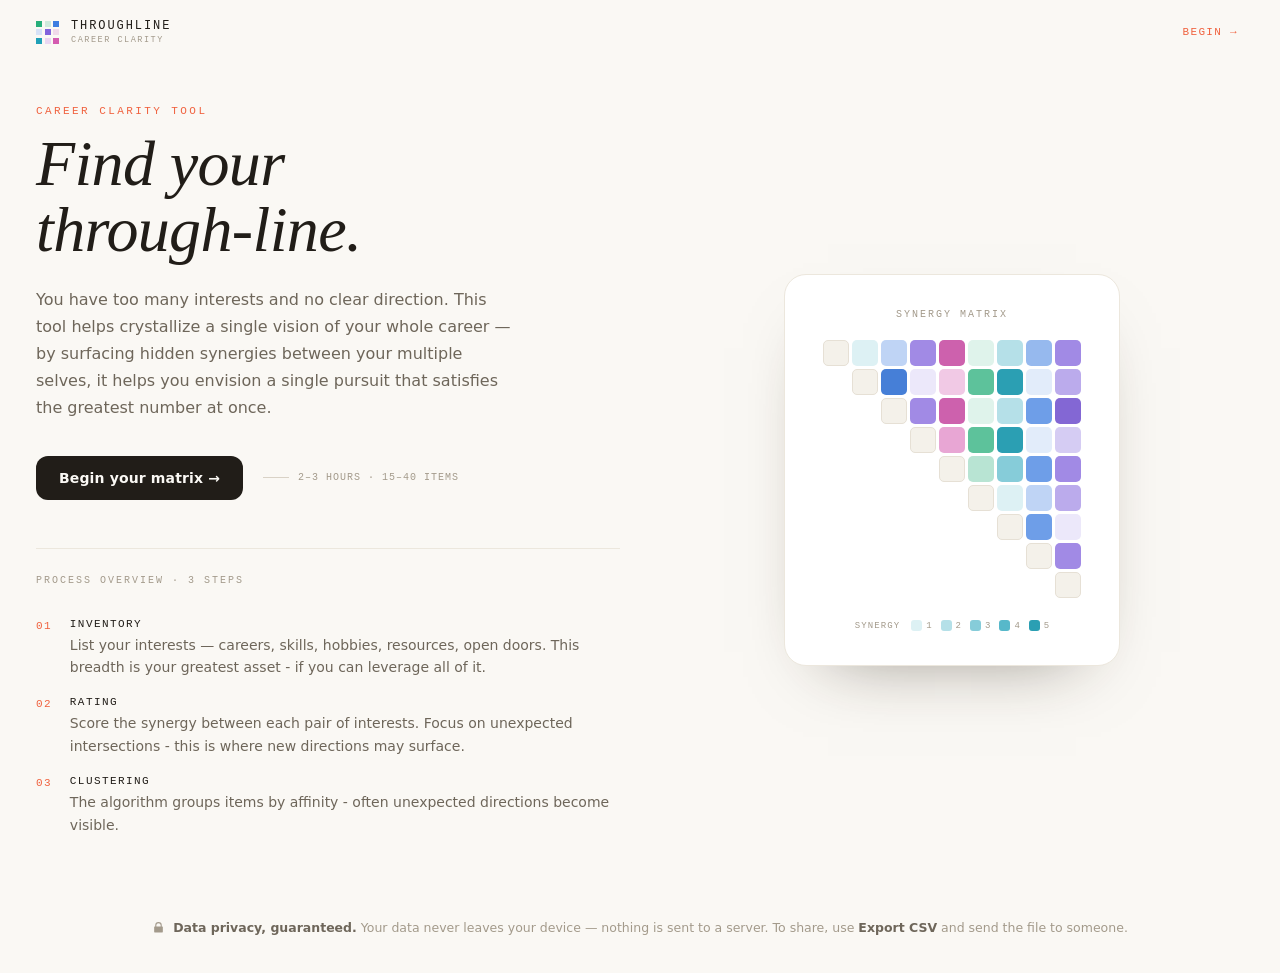
<file: index.html>
<!DOCTYPE html>
<html lang="en">
<head>
  <meta charset="utf-8">
  <meta name="viewport" content="width=device-width, initial-scale=1">
  <title>Throughline — Career Clarity</title>
  <meta name="description" content="Throughline finds the single career direction sitting at the intersection of the most interests, skills, and resources you already have.">
  <meta name="color-scheme" content="light">

  <!-- Link preview (Open Graph + Twitter Card) — shown when the URL is pasted
       into Slack, LinkedIn, iMessage, etc. og:image must be an ABSOLUTE URL.
       preview.png is a 1200×630 card built from a finished-matrix screenshot. -->
  <meta property="og:type" content="website">
  <meta property="og:site_name" content="Throughline">
  <meta property="og:title" content="Throughline — Career Clarity">
  <meta property="og:description" content="Find the single career direction sitting at the intersection of the interests, skills, and resources you already have.">
  <meta property="og:url" content="https://dqe1.com/insights/">
  <meta property="og:image" content="https://dqe1.com/insights/preview.png">
  <meta property="og:image:width" content="1200">
  <meta property="og:image:height" content="630">
  <meta property="og:image:alt" content="A finished Throughline matrix scoring how strongly career directions connect.">
  <meta name="twitter:card" content="summary_large_image">
  <meta name="twitter:title" content="Throughline — Career Clarity">
  <meta name="twitter:description" content="Find the single career direction sitting at the intersection of the interests, skills, and resources you already have.">
  <meta name="twitter:image" content="https://dqe1.com/insights/preview.png">

  <!-- All user data lives in the visitor's browser localStorage. The only
       outbound call the browser makes is same-origin: "Recommend values" POSTs
       to api/evaluate.php, which proxies to the Typesafe AI server-side (so the
       browser never talks to api.typesafe.ai, and connect-src stays 'self').
       Fonts load from Google. The CSP below reflects exactly that. -->
  <meta http-equiv="Content-Security-Policy" content="default-src 'self'; img-src 'self' data:; style-src 'self' 'unsafe-inline' https://fonts.googleapis.com; font-src https://fonts.gstatic.com; script-src 'self'; connect-src 'self'; base-uri 'self'; form-action 'none'">

  <!-- Favicon: the 3×3 synergy-grid logo mark, inline so there's no extra request. -->
  <link rel="icon" href="data:image/svg+xml,%3Csvg xmlns='http://www.w3.org/2000/svg' viewBox='0 0 32 32'%3E%3Crect width='32' height='32' rx='6' fill='%23FAF8F4'/%3E%3Cg%3E%3Crect x='5' y='5' width='6' height='6' rx='1.5' fill='%2327AE7A'/%3E%3Crect x='13' y='5' width='6' height='6' rx='1.5' fill='%23cfe9dc'/%3E%3Crect x='21' y='5' width='6' height='6' rx='1.5' fill='%233D7DE0'/%3E%3Crect x='5' y='13' width='6' height='6' rx='1.5' fill='%23d7e2f7'/%3E%3Crect x='13' y='13' width='6' height='6' rx='1.5' fill='%238163DC'/%3E%3Crect x='21' y='13' width='6' height='6' rx='1.5' fill='%23f0d9ea'/%3E%3Crect x='5' y='21' width='6' height='6' rx='1.5' fill='%231FA0B8'/%3E%3Crect x='13' y='21' width='6' height='6' rx='1.5' fill='%23ead7f2'/%3E%3Crect x='21' y='21' width='6' height='6' rx='1.5' fill='%23D45BB0'/%3E%3C/g%3E%3C/svg%3E">

  <link rel="preconnect" href="https://fonts.googleapis.com">
  <link rel="preconnect" href="https://fonts.gstatic.com" crossorigin>
  <link href="https://fonts.googleapis.com/css2?family=DM+Sans:opsz,wght@9..40,400;9..40,500;9..40,600&family=DM+Serif+Display:ital@0;1&family=JetBrains+Mono:wght@400;500;600&display=swap" rel="stylesheet">

  <link rel="stylesheet" href="style.css">
</head>
<body>
  <!-- Progress bar (rating completion); shown on the ratings + matrix phases. -->
  <div id="progressBar" class="progress-bar hidden"><div id="progressFill" class="progress-fill"></div></div>

  <!-- Top navigation. Hidden on the landing page. -->
  <header id="appNav" class="app-nav hidden">
    <button id="navLogo" class="brand" type="button" aria-label="Back to start">
      <span class="brand-mark" aria-hidden="true"></span>
      <span class="brand-text">
        <span class="brand-name">Throughline</span>
        <span class="brand-tag">Career Clarity</span>
      </span>
    </button>
    <div class="nav-right">
      <nav id="phaseTabs" class="phase-tabs" aria-label="Phases">
        <button class="phase-tab" data-phase="inventory" type="button">01 Inventory</button>
        <button class="phase-tab" data-phase="ratings" type="button">02 Ratings</button>
        <button class="phase-tab" data-phase="matrix" type="button">03 Clustering</button>
      </nav>
      <span id="ratedCount" class="rated-count"></span>
      <div class="overflow">
        <button id="overflowBtn" class="icon-btn" type="button" aria-haspopup="true" aria-expanded="false" aria-label="More options">⋯</button>
        <div id="overflowMenu" class="overflow-menu hidden" role="menu">
          <button class="menu-item" data-action="settings" type="button" role="menuitem">Matrix settings</button>
          <button class="menu-item" data-action="rename" type="button" role="menuitem">Rename matrix</button>
          <div class="menu-sep"></div>
          <button class="menu-item" data-action="matrices" type="button" role="menuitem">Your matrices…</button>
          <button class="menu-item" data-action="new" type="button" role="menuitem">New matrix</button>
          <div class="menu-sep"></div>
          <button class="menu-item" data-action="import" type="button" role="menuitem">Import CSV…</button>
          <button class="menu-item" data-action="export" type="button" role="menuitem">Export CSV</button>
          <div class="menu-sep"></div>
          <button class="menu-item" data-action="about" type="button" role="menuitem">About</button>
        </div>
      </div>
    </div>
  </header>

  <!-- ============================ LANDING ============================ -->
  <section id="landingView" class="view landing">
    <header class="landing-head">
      <div class="brand">
        <span class="brand-mark" aria-hidden="true"></span>
        <span class="brand-text">
          <span class="brand-name">Throughline</span>
          <span class="brand-tag">Career Clarity</span>
        </span>
      </div>
      <button class="link-accent" data-begin type="button">Begin →</button>
    </header>
    <div class="landing-body">
      <div class="landing-copy">
        <div class="eyebrow">Career Clarity Tool</div>
        <h1 class="display">Find your<br>through-line.</h1>
        <p class="lead">You have too many interests and no clear direction. This tool helps crystallize a single vision of your whole career — by surfacing hidden synergies between your multiple selves, it helps you envision a single pursuit that satisfies the greatest number at once.</p>
        <div class="landing-cta">
          <button class="btn btn-dark" data-begin type="button">Begin your matrix →</button>
          <div class="cta-meta"><span class="rule"></span>2–3 hours · 15–40 items</div>
        </div>
        <div class="process">
          <div class="eyebrow muted">Process Overview · 3 Steps</div>
          <div class="process-step"><span class="step-num">01</span><div><div class="step-label">Inventory</div><p>List your interests — careers, skills, hobbies, resources, open doors. This breadth is your greatest asset - if you can leverage all of it.</p></div></div>
          <div class="process-step"><span class="step-num">02</span><div><div class="step-label">Rating</div><p>Score the synergy between each pair of interests. Focus on unexpected intersections - this is where new directions may surface.</p></div></div>
          <div class="process-step"><span class="step-num">03</span><div><div class="step-label">Clustering</div><p>The algorithm groups items by affinity - often unexpected directions become visible.</p></div></div>
        </div>
      </div>
      <div class="landing-art">
        <div class="art-card">
          <div class="eyebrow center">Synergy Matrix</div>
          <div id="landingGrid" class="landing-grid"></div>
          <div id="landingLegend" class="landing-legend"></div>
        </div>
      </div>
    </div>
    <footer class="landing-foot">
      <svg class="lock-icon" viewBox="0 0 24 24" width="13" height="13" aria-hidden="true"><path d="M6 10V8a6 6 0 1 1 12 0v2h1a1 1 0 0 1 1 1v9a1 1 0 0 1-1 1H5a1 1 0 0 1-1-1v-9a1 1 0 0 1 1-1h1Zm2 0h8V8a4 4 0 1 0-8 0v2Z" fill="currentColor"/></svg>
      <span><strong>Data privacy, guaranteed.</strong> Your data never leaves your device — nothing is sent to a server. To share, use <strong>Export CSV</strong> and send the file to someone.</span>
    </footer>
  </section>

  <!-- =========================== INVENTORY =========================== -->
  <section id="inventoryView" class="view phase-view hidden">
    <div class="phase-intro">
      <h2 class="display sm">Inventory your past and future interests.</h2>
      <p class="lead">Career paths you've envisioned, skills, hobbies, interests, resources, open opportunities, aspirational jobs and industries… the synergies are invisible until you name everything. Aim for around 15-40 items.</p>
    </div>

    <div class="hints">
      <button id="hintsToggle" class="hints-toggle" type="button" aria-expanded="false">
        <span><span class="mono-label">Hints &amp; Helpers</span> <span class="muted-inline">Not sure what to add? Start here.</span></span>
        <span id="hintsCaret" class="caret">▸</span>
      </button>
      <div id="hintsPanel" class="reveal">
        <div class="reveal-inner">
          <div class="hints-panel">
            <p class="hints-guide"> Createa a mutually exclusive and collectivley exhaustive list of your passions - don't let the items overlap, and don't leave anything out. Frame them in a way that's reminds you why you are you interested, and that clarifies which activities are part of this topic vs. another. 
            <p class="muted-sm">Tap a category for examples — they drop into the field below so you can make them your own. Aim wide; you can always trim later.</p>
            <div id="promptChips" class="prompt-chips"></div>
            <div id="promptExamples" class="reveal">
              <div class="reveal-inner">
                <div id="promptExamplesBody" class="prompt-examples"></div>
              </div>
              <button id="hintsMoreLink" class="link-inline" type="button">more guidance →</button></p>
            <div id="hintsMorePanel" class="reveal">
              <div class="reveal-inner">
                  <p class="hints-guide">Think of everything you've ever wanted to do — jobs you've loved, side projects, the "what if" ideas, the things people keep thanking you for. Breadth is the point; even half-formed directions belong here. </p>
                <div id="hintsMoreBody" class="hints-more"></div>

              </div>
            </div>
            </div>
          </div>
        </div>
      </div>
    </div>

    <div id="inventoryListWrap" class="inv-list-wrap hidden">
      <div class="inv-list-head">
        <span class="mono-label">Your items</span>
        <span id="invCount" class="mono-accent"></span>
      </div>
      <div id="inventoryList" class="inv-list"></div>
    </div>

    <div class="inv-add">
      <input id="invInput" class="text-input" type="text" autocomplete="off" maxlength="48">
      <button id="invAddBtn" class="btn btn-dark" type="button">+ Add</button>
    </div>

    <div class="proceed-wrap">
      <button id="proceedBtn" class="btn btn-block" type="button"></button>
      <p id="proceedHelper" class="proceed-helper hidden" role="status"></p>
      <div class="proceed-progress" aria-hidden="true">
        <div class="pp-track">
          <div id="ppFill" class="pp-fill"></div>
          <span class="pp-tick" style="left:37.5%"></span>
          <span class="pp-tick" style="left:100%"></span>
        </div>
        <div class="pp-marks">
          <span class="pp-mark" style="left:37.5%">15 · good enough</span>
          <span class="pp-mark end" style="left:100%">40 · awesome</span>
        </div>
      </div>
    </div>
  </section>

  <!-- ============================ RATINGS ============================ -->
  <section id="ratingsView" class="view phase-view narrow hidden">
    <div class="phase-intro">
      <div class="eyebrow">02 — Ratings</div>
      <h2 class="display sm">Score the synergies.</h2>
      <p class="lead">Walk through your pairs one at a time and judge how much the two reinforce each other. This is where the hidden through-lines surface — have fun brainstorming. And don't skip the rating: it's what drives the grouping in step 3.</p>
    </div>
    <div class="rating-card">
      <div class="card-bar"></div>
      <div id="ratingsEditor" class="rating-editor"></div>
    </div>
    <div class="rating-guidance">
      <div class="mono-label">A few tips before you start</div>
      <ul>
        <li>Use the arrow keys, number keys, <strong>tab</strong>, and <strong>enter</strong> to quickly add notes, select a rating, and submit it to move to the next item.</li>
        <li>After this introductory window, selecting a rating will automatically move to the next cell. You can always come back to edit later.</li>
        <li>Edit the question or add notes to it to customize or refine the meaning of your matrix.</li>
      </ul>
    </div>
  </section>

  <!-- ======================= MATRIX / CLUSTERING ===================== -->
  <section id="matrixView" class="view matrix-view hidden">
    <div class="matrix-head">
      <div>
        <div class="eyebrow">03 — Clustering</div>
        <div id="matrixTitle" class="matrix-title">
          <h1 id="matrixTitleText" class="display" title="Click to rename"></h1>
          <input id="matrixTitleInput" class="display matrix-title-input hidden" type="text" maxlength="60" aria-label="Matrix title">
          <button id="matrixTitleEdit" class="matrix-title-edit" type="button" aria-label="Rename matrix" title="Rename">
            <svg width="13" height="13" viewBox="0 0 24 24" fill="none" stroke="currentColor" stroke-width="2" stroke-linecap="round" stroke-linejoin="round" aria-hidden="true"><path d="M12 20h9"/><path d="M16.5 3.5a2.121 2.121 0 0 1 3 3L7 19l-4 1 1-4Z"/></svg>
          </button>
        </div>
        <p class="lead">Each cell scores the synergy between two directions - how much does one of these interests reinforce the other? Click any cell to rate it — and take notes on any unexpected connections.</p>
      </div>
      <div class="toolbar">
        <button id="resortBtn" class="btn btn-dark sm" type="button">Sort matrix</button>
        <button id="recommendBtn" class="btn btn-light sm" type="button">Recommend values</button>
        <button id="exportBtn" class="btn btn-light sm" type="button">Export CSV</button>
      </div>
    </div>

    <!-- Sort nudge — appears once ~10 cells are rated and the matrix is still
         unsorted. Dismissible; the dismissal is remembered. -->
    <div id="sortHint" class="sort-hint hidden">
      <span class="sort-hint-icon" aria-hidden="true">→</span>
      <p class="sort-hint-text"><strong>Next step:</strong> when you've rated all the intersections, click <strong>“Sort matrix”</strong> to see what clusters are emerging. It works with just some of the matrix rated, too.</p>
      <button id="sortHintClose" class="sort-hint-close" type="button" aria-label="Dismiss">×</button>
    </div>

    <!-- Suggestions card — appears after Recommend values runs and the AI left
         some pairs as optional suggestions (a non-obvious connection, or a
         too-close call). Fades as the user fills those pairs in. -->
    <div id="reviewCard" class="review-card hidden">
      <div class="review-card-bar"></div>
      <div class="review-card-body">
        <div class="review-card-head">
          <span class="review-card-icon" aria-hidden="true">✦</span>
          <div>
            <div class="eyebrow review-eyebrow">Suggested ratings</div>
            <h3 id="reviewTitle" class="review-title"></h3>
          </div>
        </div>
        <p class="review-lead">The system filled in the pairs it was confident about. The ones below it was less sure of, so it left them as suggestions — keep them as-is or refine any in the grid. Refining is optional.</p>
        <div id="reviewLegend" class="review-legend"></div>
      </div>
    </div>

    <!-- "Your emerging through-line" card — temporarily removed; bring back when
         AI assistance is added. Keep markup + #ids intact for easy revival
         (paired with commented code in app.js: dom refs, renderMatrix, renderThroughline).
    <div class="throughline-card" id="throughlineCard">
      <div class="card-bar" id="primaryBar"></div>
      <div class="throughline-body">
        <div class="throughline-primary">
          <div class="mono-label">Your emerging through-line</div>
          <div id="primaryName" class="primary-name"></div>
          <div id="primaryNote" class="primary-note"></div>
        </div>
        <div class="throughline-conns">
          <div class="mono-label">Strongest connections</div>
          <div id="topConns" class="top-conns"></div>
        </div>
      </div>
    </div>
    -->

    <div id="matrixScroll" class="matrix-scroll im-scroll">
      <div id="matrixGrid" class="matrix-grid"></div>
    </div>

    <div class="legend" id="legendRow">
      <span class="mono-label">Clusters</span>
      <div id="legendChips" class="legend-chips"></div>
      <div id="clusterCountControl" class="kcount" title="Set the number of clusters"></div>
    </div>

    <!-- Clustering guidance — appears once the matrix is sorted. -->
    <div id="clusterGuide" class="cluster-guide hidden">
      <div class="cluster-guide-bar"></div>
      <div class="cluster-guide-body">
        <button id="clusterGuideToggle" class="cluster-guide-head" type="button" aria-expanded="true" aria-controls="clusterGuideContent">
          <span class="eyebrow accent">Reading your clusters</span>
          <span class="cluster-guide-caret" aria-hidden="true">▾</span>
        </button>
        <div id="clusterGuideContent" class="cluster-guide-content">
          <p>The clusters above show how your varied interests come together into a single career path. Taking any one of the jobs in a cluster makes all the others in it easier to achieve. If you've added all of your skills and interests to this list, then the <strong>largest cluster</strong> is likely the most rewarding area to devote your life's work to.</p>
          <p class="cluster-guide-cta">Click a cluster heading to name it and analyze what it means.</p>
        </div>
      </div>
    </div>

    <div id="clusterDetails" class="cluster-details hidden"></div>
  </section>

  <!-- Completion celebration (fires once every cell has been rated). -->
  <div id="celebrate" class="celebrate hidden" role="dialog" aria-modal="true" aria-label="All cells rated">
    <canvas id="confettiCanvas" class="confetti-canvas" aria-hidden="true"></canvas>
    <div class="celebrate-backdrop" data-celebrate-close></div>
    <div class="celebrate-card">
      <button id="celebrateClose" class="celebrate-x" type="button" aria-label="Close">×</button>
      <div class="celebrate-burst" aria-hidden="true">🎉</div>
      <div class="eyebrow accent">Every cell rated</div>
      <h2 class="celebrate-title">Congratulations!</h2>
      <p class="celebrate-lead">Awesome work so far. Now <strong>sort the matrix</strong> to reveal the connections hiding in your interests. Whatever cluster is the most connected is probably your strongest strategy for a career path.</p>

      <!-- "Screenshot" of the Sort matrix button in its toolbar context. -->
      <div class="celebrate-shot" aria-hidden="true">
        <div class="shot-toolbar">
          <span class="shot-btn shot-btn-dark shot-highlight">Sort matrix</span>
          <span class="shot-btn shot-btn-light">Recommend values</span>
          <span class="shot-btn shot-btn-light">Export CSV</span>
          <span class="shot-pointer"></span>
        </div>
        <div class="shot-caption">Look for it at the top of the matrix</div>
      </div>

      <div class="celebrate-foot">
        <button id="celebrateSort" class="btn btn-dark" type="button">Sort matrix →</button>
        <button id="celebrateLater" class="btn btn-paper sm" type="button">I'll sort it myself</button>
      </div>
    </div>
  </div>

  <!-- Coach tooltip (one-time onboarding nudge). -->
  <div id="coachTip" class="coach hidden" role="status">
    <span class="coach-arrow" aria-hidden="true"></span>
    <div class="eyebrow accent">Tip · keep going</div>
    <p>Click any cell to keep exploring the rest of the intersections.</p>
    <button id="coachDismiss" class="btn btn-paper sm" type="button">Got it</button>
  </div>

  <!-- Element popover (inline name + description edit, with delete). -->
  <div id="popover" class="popover hidden">
    <div class="popover-card">
      <div class="card-bar" id="popoverBar"></div>
      <div class="popover-body">
        <div class="mono-label">Item</div>
        <input id="popName" class="popover-name" type="text" maxlength="48">
        <div class="mono-label gap">Description</div>
        <textarea id="popDesc" class="popover-desc" rows="3"></textarea>
        <div class="popover-actions">
          <button id="popDelete" class="link-danger" type="button">Delete item</button>
          <button id="popDone" class="btn btn-dark sm" type="button">Done</button>
        </div>
      </div>
    </div>
  </div>

  <!-- Rating modal (opened by clicking a matrix cell). -->
  <div id="ratingModal" class="modal hidden">
    <div class="modal-backdrop" data-close></div>
    <div id="ratingModalCard" class="modal-card im-scroll" role="dialog" aria-modal="true" aria-label="Rate pair">
      <div class="modal-body">
        <div class="modal-nav">
          <button id="modalPrev" class="btn btn-light xs" type="button">← Prev</button>
          <span id="modalPairText" class="mono-label"></span>
          <button id="modalNext" class="btn btn-light xs" type="button">Next →</button>
        </div>
        <div id="modalEditor" class="rating-editor"></div>
        <div class="modal-foot">
          <label class="skip-toggle">
            <input id="skipRatedToggle" type="checkbox" checked />
            <span class="switch"></span>
            <span class="switch-label">Skip rated cells</span>
          </label>
          <button class="btn btn-light" data-close type="button">Close</button>
          <button id="modalSaveBtn" class="btn btn-accent" type="button">Save &amp; Next</button>
        </div>
      </div>
    </div>
  </div>

  <!-- Recommend dialog — suggests ratings for unrated pairs via the Typesafe AI,
       and flags surprising / low-confidence pairs for personal review. Four
       states (intro / progress / result / error) toggled by app.js. -->
  <div id="recDialog" class="modal hidden">
    <div class="modal-backdrop" data-rec-close></div>
    <div class="modal-card sm" role="dialog" aria-modal="true" aria-label="Recommend values">
      <div class="card-bar rainbow"></div>
      <div class="modal-body">
        <!-- Intro -->
        <div id="recIntro">
          <div class="eyebrow accent">AI assist</div>
          <h3 class="display xs">Suggest ratings for the blanks.</h3>
          <p class="lead sm">The system reads your question, notes, and rating scale, then scores each <strong>unrated</strong> pair one at a time — filling in the ones it's confident about.</p>
          <p class="lead sm">Pairs with a surprising, non-obvious connection — or where the call is too close to make confidently — are left as suggestions you can keep or refine later. Entirely optional.</p>
          <div id="recDescNotice" class="rec-desc-notice hidden"></div>
          <div id="recCount" class="rec-count mono-label"></div>
          <div class="modal-foot start">
            <button id="recRunBtn" class="btn btn-dark" type="button">Suggest ratings</button>
            <button class="btn btn-light" data-rec-close type="button">Maybe later</button>
          </div>
        </div>
        <!-- Progress -->
        <div id="recProgress" class="hidden">
          <div class="eyebrow accent">Working…</div>
          <h3 class="display xs">Evaluating your pairs.</h3>
          <div class="rec-bar"><div id="recBarFill" class="rec-bar-fill"></div></div>
          <p id="recProgressText" class="lead sm"></p>
          <div class="modal-foot start">
            <button id="recCancelBtn" class="btn btn-light" type="button">Stop</button>
          </div>
        </div>
        <!-- Result -->
        <div id="recResult" class="hidden">
          <div class="eyebrow accent">Done</div>
          <h3 id="recResultTitle" class="display xs"></h3>
          <p id="recResultText" class="lead sm"></p>
          <div class="modal-foot start">
            <button class="btn btn-dark" data-rec-close type="button">View the matrix</button>
          </div>
        </div>
        <!-- Error -->
        <div id="recError" class="hidden">
          <div class="eyebrow danger">Something went wrong</div>
          <h3 class="display xs">Couldn't finish the suggestions.</h3>
          <p id="recErrorText" class="lead sm"></p>
          <p id="recErrorProgress" class="lead sm muted"></p>
          <div class="modal-foot start">
            <button id="recRetryBtn" class="btn btn-dark" type="button">Try again</button>
            <button class="btn btn-light" data-rec-close type="button">Close</button>
          </div>
        </div>
      </div>
    </div>
  </div>

  <!-- Re-sort prompt — shown after the cluster count is changed by hand. -->
  <!-- About dialog (history + credits). -->
  <div id="aboutDialog" class="modal hidden">
    <div class="modal-backdrop" data-about-close></div>
    <div class="modal-card sm im-scroll" role="dialog" aria-modal="true" aria-label="About the Insight Matrix">
      <div class="card-bar rainbow"></div>
      <div class="modal-body">
        <div class="eyebrow accent">About</div>
        <h3 class="display xs">The Insight Matrix.</h3>
        <div class="about-section">
          <div class="mono-label">The method</div>
          <p>The Insight Matrix was developed by Charles (Chuck) Owen and Vijay Kumar, design researchers at the IIT Institute of Design in Chicago. Their structured-planning methods gave designers rigorous tools for surfacing the hidden relationships buried inside complex, messy problems.</p>
        </div>
        <div class="about-section">
          <div class="mono-label">The implementation</div>
          <p>The interactive matrix and clustering at the heart of this tool build on Zach Pino's open implementation, published on Observable. <a href="https://observablehq.com/@zachpino/insight-matrix" target="_blank" rel="noopener">View it on Observable →</a></p>
        </div>
        <div class="about-section">
          <div class="mono-label">This version</div>
          <p>I adapted the Insight Matrix into a tool for career strategy — using it to reveal the through-lines that connect your varied interests and skills into a focused path. <a href="https://DQE1.com" target="_blank" rel="noopener">More of my work at DQE1.com →</a></p>
        </div>
        <div class="modal-foot">
          <button class="btn btn-dark" data-about-close type="button">Close</button>
        </div>
      </div>
    </div>
  </div>

  <!-- Matrix settings dialog (question / scale / notes). -->
  <div id="settingsDialog" class="modal hidden">
    <div class="modal-backdrop" data-settings-close></div>
    <div class="modal-card sm im-scroll" role="dialog" aria-modal="true" aria-label="Matrix settings">
      <div class="modal-body">
        <h3 class="display xs">Matrix settings</h3>
        <label class="field"><span class="mono-label">Matrix name</span>
          <input id="setName" class="text-input" type="text"></label>
        <label class="field"><span class="mono-label">Question</span>
          <textarea id="setQuestion" class="text-input" rows="3"></textarea></label>
        <div id="setQuestionGuide" class="set-question-guide"></div>
        <label class="field"><span class="mono-label">Additional details / notes</span>
          <textarea id="setNotes" class="text-input" rows="3"></textarea></label>
        <div class="field-row">
          <label class="field sm"><span class="mono-label">Scale min</span>
            <input id="setScaleMin" class="text-input" type="number" step="1"></label>
          <label class="field sm"><span class="mono-label">Scale max</span>
            <input id="setScaleMax" class="text-input" type="number" step="1"></label>
        </div>
        <div class="modal-foot">
          <button class="btn btn-light" data-settings-close type="button">Cancel</button>
          <button id="setSaveBtn" class="btn btn-dark" type="button">Save settings</button>
        </div>
      </div>
    </div>
  </div>

  <!-- Your matrices dialog (the quiet multi-matrix list). -->
  <div id="listDialog" class="modal hidden">
    <div class="modal-backdrop" data-list-close></div>
    <div class="modal-card sm im-scroll" role="dialog" aria-modal="true" aria-label="Your matrices">
      <div class="modal-body">
        <h3 class="display xs">Your matrices</h3>
        <div id="matrixList" class="matrix-list"></div>
        <div class="modal-foot">
          <button class="btn btn-light" data-list-close type="button">Close</button>
          <button id="listNewBtn" class="btn btn-dark" type="button">New matrix</button>
        </div>
      </div>
    </div>
  </div>

  <input id="csvFileInput" type="file" accept=".csv,text/csv" hidden>

  <script type="module" src="app.js"></script>
</body>
</html>
</file>
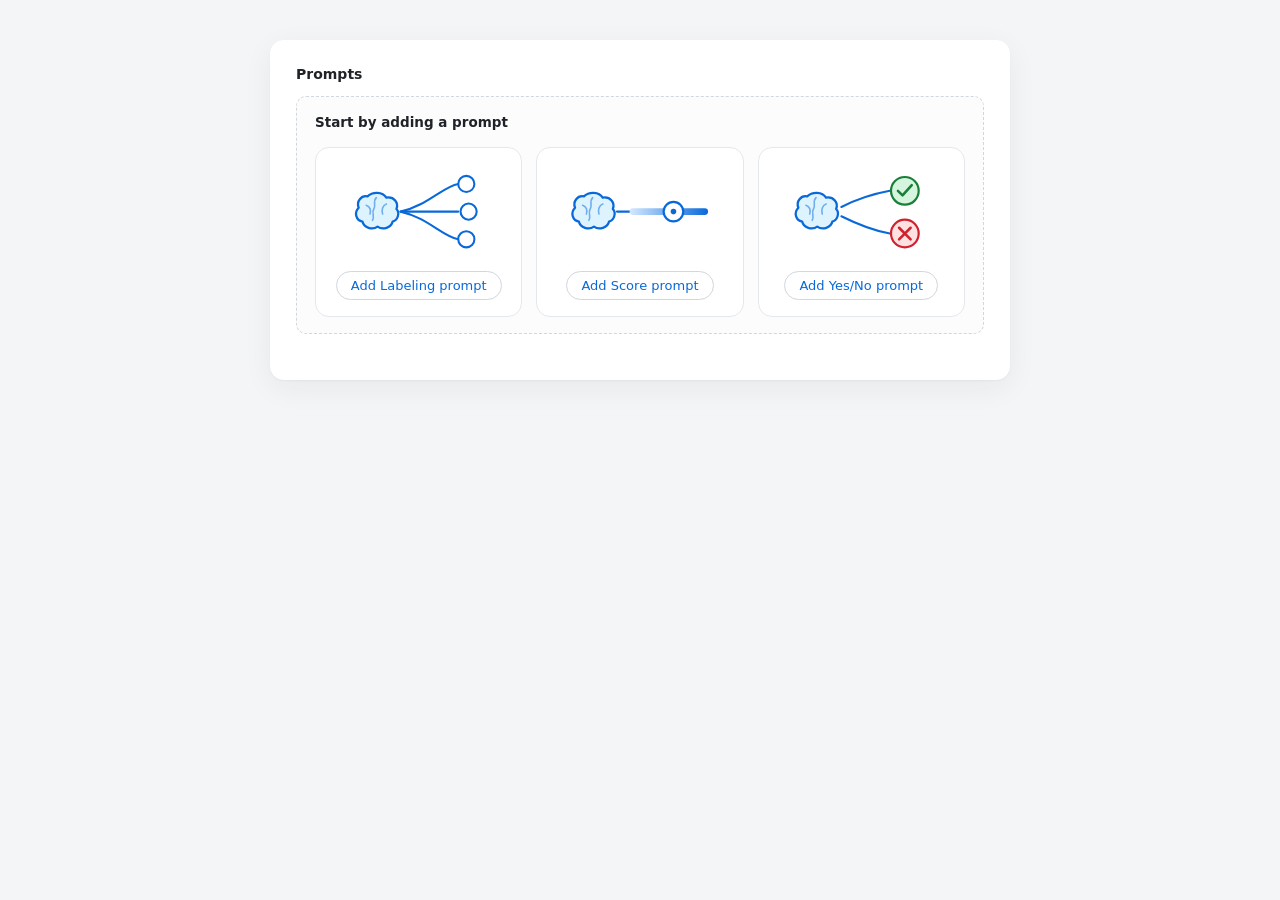
<file: Old Version/prompt-builder.html>
<!doctype html>
<html lang="en">
<head>
<meta charset="utf-8" />
<meta name="viewport" content="width=device-width, initial-scale=1" />
<title>Prompt Builder — prototype</title>
<link rel="preconnect" href="https://fonts.googleapis.com">
<link rel="preconnect" href="https://fonts.gstatic.com" crossorigin>
<link href="https://fonts.googleapis.com/css2?family=JetBrains+Mono:wght@400;500;600&display=swap" rel="stylesheet">
<style>
  :root{
    --bg:#ffffff;
    --ink:#1f2328;
    --muted:#6e7781;
    --faint:#8c959f;
    --border:#d0d7de;
    --border-soft:#e4e8ec;
    --gutter:#f6f8fa;
    --line-hl:#dbeafe;
    --blue:#0969da;
    --blue-soft:#ddf4ff;
    --red:#cf222e;
    --red-soft:#ffe1e1;
    --green:#1a7f37;
    --green-soft:#d6f5de;
    --num:#0550ae;
    --pill-bg:#eaeef3;
    --pill-ink:#57606a;
    --lint:#e5534b;
    --mono:'JetBrains Mono', ui-monospace, 'SF Mono', Menlo, Consolas, monospace;
    --sans:-apple-system, BlinkMacSystemFont, 'Segoe UI', system-ui, sans-serif;
  }
  *{box-sizing:border-box}
  body{
    margin:0;
    background:#f4f5f7;
    color:var(--ink);
    font-family:var(--sans);
    font-size:14px;
    line-height:1.45;
    padding:40px 20px;
  }
  .stage{
    max-width:740px;
    margin:0 auto;
    background:var(--bg);
    border-radius:14px;
    padding:24px 26px 30px;
    box-shadow:0 1px 2px rgba(0,0,0,.04), 0 8px 30px rgba(31,35,40,.06);
  }
  .label{font-weight:600;font-size:14px;margin:0 0 12px}

  /* ---- top prompt pills ---- */
  .pills{display:flex;flex-wrap:wrap;gap:8px;margin-bottom:14px}
  .pills.hidden{display:none}
  .pill-chip{
    display:flex;flex-direction:column;justify-content:center;
    min-width:84px;padding:6px 14px;
    border:1px solid var(--border);border-radius:16px;background:#fff;
    cursor:pointer;transition:border-color .12s, box-shadow .12s, transform .12s;
    line-height:1.15;
  }
  .pill-chip:hover{border-color:#aeb6bf;box-shadow:0 1px 4px rgba(31,35,40,.08)}
  .pill-chip:active{transform:translateY(1px)}
  .pill-chip .pc-key{font-family:var(--mono);font-size:13px;font-weight:500;color:var(--ink)}
  .pill-chip .pc-type{font-size:9.5px;letter-spacing:.09em;font-weight:600;color:var(--faint);margin-top:2px}
  .pill-add{
    display:flex;align-items:center;justify-content:center;
    width:34px;border:1px dashed var(--border);border-radius:16px;background:#fff;
    color:var(--muted);font-size:20px;cursor:pointer;line-height:1;
    transition:border-color .12s, color .12s, background .12s;
  }
  .pill-add:hover{border-color:var(--blue);color:var(--blue);background:var(--blue-soft)}

  /* ---- add-a-prompt card ---- */
  .add-card{
    border:1px dashed var(--border);border-radius:10px;
    padding:16px 18px;margin-bottom:16px;background:#fcfcfd;
  }
  .add-card h3{margin:0 0 14px;font-size:13.5px;font-weight:600}
  .add-row{display:flex;flex-wrap:wrap;gap:14px}
  .add-opt{
    flex:1 1 0;min-width:160px;
    display:flex;flex-direction:column;align-items:center;gap:12px;
    padding:14px 12px 16px;border:1px solid var(--border-soft);border-radius:14px;background:#fff;
    cursor:pointer;transition:border-color .14s, box-shadow .14s, background .14s, transform .14s;
  }
  .add-opt:hover{border-color:#8fc3f5;background:#fbfdff;box-shadow:0 4px 16px rgba(9,105,218,.10)}
  .add-opt:active{transform:translateY(1px)}
  .add-opt .illo{width:100%;max-width:150px;height:auto;display:block}
  .add-btn{
    font-family:var(--sans);font-size:13px;
    padding:6px 14px;border:1px solid var(--border);border-radius:18px;background:#fff;
    color:var(--blue);cursor:pointer;pointer-events:none;transition:background .12s, border-color .12s;
  }
  .add-opt:hover .add-btn{background:var(--blue-soft);border-color:#8fc3f5}

  /* illustration elements */
  .brain-fill{fill:var(--blue-soft);stroke:var(--blue);stroke-width:1.8;stroke-linejoin:round}
  .brain-fold{fill:none;stroke:var(--blue);stroke-width:1.3;stroke-linecap:round;opacity:.5}
  .ln-link{stroke:var(--blue);stroke-width:1.8;stroke-linecap:round;fill:none}
  .node{fill:#fff;stroke:var(--blue);stroke-width:1.8}
  .score-track{fill:url(#scoreGrad)}
  .knob{fill:#fff;stroke:var(--blue);stroke-width:1.9}
  .knob-dot{fill:var(--blue)}
  .res-yes{fill:var(--green-soft);stroke:var(--green);stroke-width:1.9}
  .mark-yes{stroke:var(--green);stroke-width:2.2;stroke-linecap:round;stroke-linejoin:round;fill:none}
  .res-no{fill:var(--red-soft);stroke:var(--red);stroke-width:1.9}
  .mark-no{stroke:var(--red);stroke-width:2.2;stroke-linecap:round;fill:none}

  /* ---- editor ---- */
  .editor{
    border:1px solid var(--border);border-radius:8px;overflow:hidden;background:#fff;
  }
  .editor.hidden,.add-card.hidden{display:none}
  .code{
    font-family:var(--mono);font-size:12.5px;line-height:20px;
    max-height:560px;overflow:auto;padding:6px 0;
  }
  .row{display:flex;align-items:flex-start;white-space:pre}
  .row.hl{background:var(--line-hl)}
  .row .ln{
    flex:0 0 34px;text-align:right;padding-right:6px;color:var(--muted);
    user-select:none;font-size:11.5px;
  }
  .row .fold{
    flex:0 0 14px;text-align:center;color:var(--muted);cursor:pointer;
    user-select:none;font-size:11px;
  }
  .row .fold.empty{cursor:default}
  .row .lint{flex:0 0 16px;text-align:center;user-select:none}
  .row .lint .dot{display:inline-block;width:8px;height:8px;border-radius:50%;background:var(--lint);vertical-align:middle}
  .row .co{padding-right:18px}

  /* token colors */
  .t-punct{color:#24292f}
  .t-key{color:#1f2328}
  .t-str{color:var(--red)}
  .t-num{color:var(--num)}
  .t-ellipsis{color:var(--muted);padding:0 4px}
  .editable{cursor:text;border-radius:3px}
  .editable:hover{background:#fff3cd66}

  .chip-pill{
    display:inline-flex;align-items:center;gap:4px;
    background:var(--pill-bg);color:var(--pill-ink);
    border-radius:10px;padding:0 8px;margin:0 1px;height:16px;line-height:16px;
    font-size:10.5px;letter-spacing:.04em;font-weight:600;text-transform:uppercase;
    cursor:pointer;vertical-align:baseline;transition:background .12s;white-space:nowrap;
  }
  .chip-pill:hover{background:#dde3ea}
  .chip-pill .pen{font-size:10px;opacity:.7}
  .inline-input{
    font-family:var(--mono);font-size:12.5px;color:var(--red);
    border:1px solid var(--blue);border-radius:3px;padding:0 3px;margin:0 1px;
    background:#fff;outline:none;min-width:40px;
  }

  /* ---- toolbar ---- */
  .toolbar{
    display:flex;align-items:center;gap:14px;
    padding:7px 12px;border-top:1px solid var(--border-soft);
    background:#fafbfc;font-size:12px;color:var(--muted);
  }
  .toolbar .count{font-variant-numeric:tabular-nums}
  .toolbar .scroll{flex:1;height:6px}
  .toolbar .scroll .thumb{height:6px;width:96px;background:#d6dbe0;border-radius:3px;margin:0 auto}
  .toolbar label{display:inline-flex;align-items:center;gap:5px;cursor:pointer;user-select:none}
  .toolbar .fmt{
    font-family:var(--sans);font-size:12px;padding:3px 12px;border:1px solid var(--border);
    border-radius:6px;background:#fff;color:var(--ink);cursor:pointer;
  }
  .toolbar .fmt:hover{background:#f3f4f6}

  /* ---- + popover ---- */
  .menu{
    position:absolute;z-index:20;background:#fff;border:1px solid var(--border);
    border-radius:12px;box-shadow:0 8px 28px rgba(31,35,40,.14);
    padding:8px;display:flex;flex-direction:column;gap:8px;
  }
  .menu.hidden{display:none}
  .menu button{
    font-family:var(--sans);font-size:13px;text-align:center;
    padding:6px 14px;border:1px solid var(--border);border-radius:18px;background:#fff;
    color:var(--blue);cursor:pointer;transition:background .12s, border-color .12s;
  }
  .menu button:hover{background:var(--blue-soft);border-color:#8fc3f5}
  .menu button:active{transform:translateY(1px)}
</style>
</head>
<body>
  <svg width="0" height="0" style="position:absolute" aria-hidden="true">
    <defs>
      <linearGradient id="scoreGrad" x1="0" y1="0" x2="1" y2="0">
        <stop offset="0" stop-color="#d4e9ff"/>
        <stop offset="1" stop-color="#0969da"/>
      </linearGradient>
      <symbol id="brain" viewBox="0 0 44 40">
        <path class="brain-fill" d="M15 7 c4-4 12-4 15 1 c6-1 10 4 8 9 c3 3 1 9-3 10 c-1 5-8 7-12 4 c-4 3-11 1-12-4 c-5-1-7-7-3-11 c-2-5 2-10 7-9 Z"/>
        <path class="brain-fold" d="M22 8 c-3 3 0 6-2 9 c-2 3 1 6-1 9"/>
        <path class="brain-fold" d="M14 14 c3 1 4 4 3 7"/>
        <path class="brain-fold" d="M30 13 c-3 1-4 5-3 8"/>
      </symbol>
    </defs>
  </svg>

  <div class="stage">
    <p class="label">Prompts</p>
    <div class="pills" id="pills"></div>
    <div class="add-card" id="addCard">
      <h3>Start by adding a prompt</h3>
      <div class="add-row">

        <div class="add-opt" data-type="labeling">
          <svg class="illo" viewBox="0 0 130 84" fill="none" aria-hidden="true">
            <use href="#brain" x="4" y="22" width="48" height="44"/>
            <path class="ln-link" d="M49 43 C72 38 86 21 99 19"/>
            <path class="ln-link" d="M50 43 C74 43 88 43 99 43"/>
            <path class="ln-link" d="M49 43 C72 48 86 65 99 67"/>
            <circle class="node" cx="106" cy="19" r="7"/>
            <circle class="node" cx="108" cy="43" r="7"/>
            <circle class="node" cx="106" cy="67" r="7"/>
          </svg>
          <button class="add-btn" tabindex="-1">Add Labeling prompt</button>
        </div>

        <div class="add-opt" data-type="score">
          <svg class="illo" viewBox="0 0 130 84" fill="none" aria-hidden="true">
            <use href="#brain" x="0" y="22" width="48" height="44"/>
            <path class="ln-link" d="M45 43 H58"/>
            <rect class="score-track" x="56" y="40" width="68" height="6" rx="3"/>
            <circle class="knob" cx="94" cy="43" r="8.5"/>
            <circle class="knob-dot" cx="94" cy="43" r="2.4"/>
          </svg>
          <button class="add-btn" tabindex="-1">Add Score prompt</button>
        </div>

        <div class="add-opt" data-type="yes_no">
          <svg class="illo" viewBox="0 0 130 84" fill="none" aria-hidden="true">
            <use href="#brain" x="2" y="22" width="48" height="44"/>
            <path class="ln-link" d="M48 39 C64 31 79 27 90 25"/>
            <path class="ln-link" d="M48 47 C64 55 79 60 90 62"/>
            <circle class="res-yes" cx="103" cy="25" r="12"/>
            <path class="mark-yes" d="M97 25 l4 4 l8 -9"/>
            <circle class="res-no" cx="103" cy="62" r="12"/>
            <path class="mark-no" d="M98 57 l10 10 M108 57 l-10 10"/>
          </svg>
          <button class="add-btn" tabindex="-1">Add Yes/No prompt</button>
        </div>

      </div>
    </div>

    <div class="editor hidden" id="editor">
      <div class="code" id="code"></div>
      <div class="toolbar">
        <span class="count" id="count">0 prompts</span>
        <div class="scroll"><div class="thumb"></div></div>
        <label><input type="checkbox" id="lintToggle" checked> Lint</label>
        <button class="fmt" id="fmtBtn">Format</button>
      </div>
    </div>
  </div>

  <div class="menu hidden" id="menu">
    <button data-type="labeling">Add Labeling prompt</button>
    <button data-type="score">Add Score prompt</button>
    <button data-type="yes_no">Add Yes/No prompt</button>
  </div>

<script>
/* ---------------- model ---------------- */
const TYPE_LABEL = { labeling:'LABELING', score:'SCORE', yes_no:'YES/NO' };
const PH = {
  labeling_instructions:"What is the choice that's being made.",
  labeling_option:"name this option",
  labeling_description:"describe what characterizes this option",
  score_instructions:"describe what makes a low score, and what makes a high score",
  score_description:"describe this score",
  yes_no_instructions:"put in a yes/no question (ending with a question mark).",
  yes_no_description:"describe this question",
};

const counters = { labeling:0, score:0, yes_no:0 };
const prompts = [];
const collapsed = new Set();   // collapsed opener line indices
let lintOn = true;
let hlLine = -1;               // highlighted line index

function makePrompt(type){
  counters[type]++;
  const key = type + '_' + counters[type];
  if(type==='labeling')
    return { type, key, instructions:'', options:[{option:'',description:''},{option:'',description:''}] };
  if(type==='score')
    return { type, key, instructions:'', scores:[{score:1,description:''},{score:2,description:''}] };
  return { type, key, instructions:'', description:'' };
}
function addPrompt(type){ prompts.push(makePrompt(type)); collapsed.clear(); render(); }

/* ---------------- line builder ---------------- */
let fields = [];  // id -> {obj, prop}

function buildLines(){
  fields = [];
  const lines = [];
  const push = (indent, tokens, opts={}) =>
    lines.push(Object.assign({ indent, tokens, foldEnd:null, placeholder:false }, opts));

  const punct = t => ({c:'t-punct', text:t});
  const key   = t => ({c:'t-key',   text:'"'+t+'"'});
  const strV  = t => ({c:'t-str',   text:'"'+t+'"'});
  const numV  = t => ({c:'t-num',   text:String(t)});

  // a string field that is either a filled value or an editable placeholder pill
  function field(indent, name, obj, prop, phKey, comma){
    const id = fields.length;
    fields.push({obj, prop});
    const val = obj[prop];
    const toks = [ key(name), punct(': ') ];
    if(val && val.length){
      toks.push({c:'t-str', text:'"', plain:true});
      toks.push({c:'t-str editable', text:val, edit:id});
      toks.push({c:'t-str', text:'"', plain:true});
    }else{
      toks.push({c:'t-str', text:'"', plain:true});
      toks.push({pill:true, edit:id, label:PH[phKey]});
      toks.push({c:'t-str', text:'"', plain:true});
    }
    if(comma) toks.push(punct(','));
    push(indent, toks, {placeholder: !(val&&val.length)});
  }

  push(0, [punct('[')], {fold:true});
  prompts.forEach((p, pi) => {
    const last = pi === prompts.length-1;
    push(1, [punct('{')], {fold:true});
    push(2, [key('key'),  punct(': '), strV(p.key),  punct(',')]);
    push(2, [key('type'), punct(': '), strV(p.type), punct(',')]);

    if(p.type==='labeling'){
      field(2,'instructions', p,'instructions','labeling_instructions', true);
      push(2, [key('options'), punct(': '), punct('[')], {fold:true});
      p.options.forEach((o, oi) => {
        const lo = oi===p.options.length-1;
        push(3, [punct('{')], {fold:true});
        field(4,'option', o,'option','labeling_option', true);
        field(4,'description', o,'description','labeling_description', false);
        push(3, [punct(lo?'}':'},')]);
      });
      push(2, [punct(']')]);
    } else if(p.type==='score'){
      field(2,'instructions', p,'instructions','score_instructions', true);
      push(2, [key('scores'), punct(': '), punct('[')], {fold:true});
      p.scores.forEach((s, si) => {
        const ls = si===p.scores.length-1;
        push(3, [punct('{')], {fold:true});
        push(4, [key('score'), punct(': '), numV(s.score), punct(',')]);
        field(4,'description', s,'description','score_description', false);
        push(3, [punct(ls?'}':'},')]);
      });
      push(2, [punct(']')]);
    } else {
      field(2,'instructions', p,'instructions','yes_no_instructions', true);
      field(2,'description',  p,'description','yes_no_description', false);
    }
    push(1, [punct(last?'}':'},')]);
  });
  push(0, [punct(']')]);

  // match folds (well-nested): openers carry fold:true, closers start with } or ]
  const stack = [];
  lines.forEach((ln, i) => {
    const first = ln.tokens[0] && ln.tokens[0].text || '';
    if(/^[}\]]/.test(first) && stack.length){
      const o = stack.pop();
      lines[o].foldEnd = i;
    }
    if(ln.fold) stack.push(i);
  });
  return lines;
}

/* ---------------- render ---------------- */
function closeBracketText(line){ // text of the matching closer line
  return line.tokens[0].text;
}

function render(){
  const has = prompts.length>0;
  document.getElementById('editor').classList.toggle('hidden', !has);
  document.getElementById('pills').classList.toggle('hidden', !has);
  document.getElementById('addCard').classList.toggle('hidden', has);
  renderPills();
  if(has) renderCode();
}

function renderPills(){
  const wrap = document.getElementById('pills');
  wrap.innerHTML = '';
  prompts.forEach((p, i) => {
    const c = document.createElement('div');
    c.className = 'pill-chip';
    c.innerHTML = `<span class="pc-key">${p.key}</span><span class="pc-type">${TYPE_LABEL[p.type]}</span>`;
    c.title = 'Scroll to this prompt';
    c.onclick = () => focusPrompt(i);
    wrap.appendChild(c);
  });
  const add = document.createElement('div');
  add.className = 'pill-add';
  add.textContent = '+';
  add.title = 'Add a prompt';
  add.onclick = (e) => openMenu(e.currentTarget);
  wrap.appendChild(add);
}

function renderCode(){
  const lines = buildLines();
  const hidden = new Array(lines.length).fill(false);
  collapsed.forEach(o => {
    if(lines[o] && lines[o].foldEnd!=null)
      for(let i=o+1;i<=lines[o].foldEnd;i++) hidden[i]=true;
  });

  const code = document.getElementById('code');
  code.innerHTML = '';
  lines.forEach((ln, i) => {
    if(hidden[i]) return;
    const row = document.createElement('div');
    row.className = 'row' + (i===hlLine ? ' hl' : '');

    const ln_ = document.createElement('span'); ln_.className='ln'; ln_.textContent=i+1;
    const fold = document.createElement('span'); fold.className='fold';
    if(ln.foldEnd!=null && ln.foldEnd>i){
      const isCol = collapsed.has(i);
      fold.textContent = isCol ? '›' : '⌄'; // › or ⌄
      fold.onclick = () => { isCol ? collapsed.delete(i) : collapsed.add(i); render(); };
    } else { fold.classList.add('empty'); }

    const lint = document.createElement('span'); lint.className='lint';
    if(lintOn && ln.placeholder) lint.innerHTML = '<span class="dot"></span>';

    const co = document.createElement('span'); co.className='co';
    co.appendChild(document.createTextNode('  '.repeat(ln.indent)));
    ln.tokens.forEach(t => co.appendChild(tokenEl(t, i)));

    // collapsed opener: show ellipsis + matching closing bracket
    if(collapsed.has(i) && ln.foldEnd!=null){
      const el = document.createElement('span'); el.className='t-ellipsis'; el.textContent='…';
      co.appendChild(el);
      const cb = document.createElement('span'); cb.className='t-punct';
      cb.textContent = closeBracketText(lines[ln.foldEnd]);
      co.appendChild(cb);
    }

    row.append(ln_, fold, lint, co);
    code.appendChild(row);
  });

  document.getElementById('count').textContent =
    prompts.length + (prompts.length===1 ? ' prompt' : ' prompts');
}

function tokenEl(t, lineIdx){
  if(t.pill){
    const s = document.createElement('span');
    s.className = 'chip-pill';
    s.innerHTML = `<span class="pen">✎</span>${t.label}`;
    s.onclick = () => beginEdit(t.edit, lineIdx, s, '');
    return s;
  }
  const s = document.createElement('span');
  s.className = t.c;
  s.textContent = t.text;
  if(t.edit!=null && !t.plain){
    s.onclick = () => beginEdit(t.edit, lineIdx, s, fields[t.edit].obj[fields[t.edit].prop]);
  }
  return s;
}

/* ---------------- editing ---------------- */
function beginEdit(id, lineIdx, el, current){
  hlLine = lineIdx;
  const f = fields[id];
  const inp = document.createElement('input');
  inp.className = 'inline-input';
  inp.value = current || '';
  inp.size = Math.max((current||'').length, 10);
  el.replaceWith(inp);
  inp.focus(); inp.select();
  let done=false;
  const commit = () => { if(done) return; done=true; f.obj[f.prop]=inp.value.trim(); render(); };
  inp.addEventListener('keydown', e => {
    if(e.key==='Enter'){ e.preventDefault(); commit(); }
    else if(e.key==='Escape'){ done=true; render(); }
  });
  inp.addEventListener('input', () => { inp.size = Math.max(inp.value.length, 10); });
  inp.addEventListener('blur', commit);
}

function focusPrompt(i){
  // highlight the opening "{" line of prompt i
  const lines = buildLines();
  let seen=-1;
  for(let k=0;k<lines.length;k++){
    if(lines[k].indent===1 && lines[k].tokens[0].text==='{'){ seen++; if(seen===i){ hlLine=k; break; } }
  }
  render();
  const hl = document.querySelector('.row.hl');
  if(hl) hl.scrollIntoView({block:'center', behavior:'smooth'});
}

/* ---------------- + menu ---------------- */
const menu = document.getElementById('menu');
function openMenu(anchor){
  const r = anchor.getBoundingClientRect();
  menu.style.left = (window.scrollX + r.left) + 'px';
  menu.style.top  = (window.scrollY + r.bottom + 6) + 'px';
  menu.classList.remove('hidden');
}
menu.querySelectorAll('button').forEach(b =>
  b.onclick = () => { menu.classList.add('hidden'); addPrompt(b.dataset.type); });
document.addEventListener('click', e => {
  if(!menu.contains(e.target) && !e.target.classList.contains('pill-add'))
    menu.classList.add('hidden');
});

/* ---------------- wiring ---------------- */
document.querySelectorAll('.add-opt').forEach(o =>
  o.onclick = () => addPrompt(o.dataset.type));
document.getElementById('lintToggle').onchange = e => { lintOn = e.target.checked; renderCode(); };
document.getElementById('fmtBtn').onclick = () => { collapsed.clear(); render(); };

render();
</script>
</body>
</html>
</file>
<file: style.css>
/* style.css — Throughline visual system.
 *
 * Organized as: tokens → base/typography → buttons & inputs → top nav →
 * landing → inventory → ratings → matrix → legend/clusters → overlays
 * (coach, popover, modal, dialogs). Colors and type are centralized as custom
 * properties so the brand can be retuned in one place.
 */

/* ----------------------------- Design tokens ---------------------------- */
:root {
  --paper: #faf8f4;
  --ink: #211d18;
  --ink-soft: #3a342c;
  --accent: #f0623f;
  --accent-soft: #fbe0d8;
  --muted: #6e665a;
  --muted-2: #8a8174;
  --muted-3: #a39a8b;
  --muted-4: #c0b7a6;
  --line: #ece7dd;
  --line-2: #f1ece3;
  --field-bg: #fcfaf6;
  --neutral-cell: #eeeae2;
  --white: #ffffff;
  --danger: #c0392b;
  /* "Needs a personal look" accent — a calm violet that contrasts with the warm
     paper/orange palette without reading as an error/red. Used for AI-flagged
     cells and the review card. */
  /* Review treatment 1 — "unexpected connection" (violet ✦). */
  --review: #7a5cf0;
  --review-soft: #efeafd;
  --review-line: #d9cefb;
  /* Primary (blue) accent — used to flag "do this next": the unused Recommend
     button and the ⓘ of items still missing a description. */
  --primary: #3d7de0;
  --primary-dark: #2f6cce;
  --primary-soft: #e7eefb;
  /* Review treatment 2 — "too close to call" (warm amber ?). Distinct from the
     red-orange --accent and outside the cluster hues, so it never collides. */
  --uncertain: #e0852e;
  --uncertain-soft: #f9eedc;
  --uncertain-line: #eed3a6;

  --serif: "DM Serif Display", Georgia, serif;
  --sans: "DM Sans", system-ui, -apple-system, sans-serif;
  --mono: "JetBrains Mono", ui-monospace, monospace;

  --shadow-card: 0 1px 0 #f3eee5, 0 18px 40px -34px rgba(40, 30, 15, 0.5);
  --shadow-modal: 0 40px 90px -30px rgba(33, 24, 12, 0.6);
  --radius: 14px;
}

/* --------------------------- Base & typography -------------------------- */
* { box-sizing: border-box; }
html { -webkit-text-size-adjust: 100%; }
body {
  margin: 0;
  background: var(--paper);
  color: var(--ink);
  font-family: var(--sans);
  font-size: 15px;
  -webkit-font-smoothing: antialiased;
}
::selection { background: rgba(240, 98, 63, 0.2); }
.hidden { display: none !important; }

.display {
  font-family: var(--serif);
  font-style: italic;
  font-weight: 400;
  font-size: clamp(2.8rem, 5vw, 4.4rem);
  line-height: 1.04;
  letter-spacing: -0.01em;
  margin: 0 0 22px;
}
.display.sm { font-size: 34px; line-height: 1.12; margin: 0 0 14px; }
.display.xs { font-size: 27px; line-height: 1.15; margin: 0 0 14px; }
.matrix-view .display { font-size: 42px; line-height: 1.05; margin: 0; }

.lead { font-size: 16px; line-height: 1.7; color: var(--muted); margin: 0; max-width: 520px; }
.lead.sm { font-size: 14.5px; line-height: 1.65; margin: 0 0 14px; }

.eyebrow {
  font-family: var(--mono);
  font-size: 11px;
  letter-spacing: 0.22em;
  text-transform: uppercase;
  color: var(--accent);
  margin-bottom: 14px;
}
.eyebrow.muted { color: var(--muted-3); letter-spacing: 0.2em; font-size: 10px; margin-bottom: 14px; }
.eyebrow.center { text-align: center; color: var(--muted-3); letter-spacing: 0.2em; font-size: 10px; }
.eyebrow.accent { color: var(--accent); font-size: 10px; letter-spacing: 0.2em; }

.mono-label { font-family: var(--mono); font-size: 10px; letter-spacing: 0.15em; text-transform: uppercase; color: var(--muted-3); }
.mono-accent { font-family: var(--mono); font-size: 11px; letter-spacing: 0.06em; color: var(--accent); }
.muted-inline { font-size: 12.5px; color: var(--muted-3); }
.muted-sm { font-size: 12.5px; line-height: 1.5; color: var(--muted-3); }

/* Custom scrollbars on scroll regions. */
.im-scroll::-webkit-scrollbar { height: 11px; width: 11px; }
.im-scroll::-webkit-scrollbar-thumb { background: #d9d2c6; border-radius: 8px; border: 3px solid var(--paper); }
.im-scroll::-webkit-scrollbar-track { background: transparent; }

/* ----------------------------- Buttons/inputs --------------------------- */
.btn {
  font-family: var(--sans);
  font-size: 14px;
  font-weight: 600;
  letter-spacing: 0.01em;
  border: 1.5px solid transparent;
  border-radius: 12px;
  padding: 13px 22px;
  cursor: pointer;
  transition: background 0.15s, border-color 0.15s, color 0.15s, opacity 0.15s;
  text-decoration: none;
  display: inline-flex;
  align-items: center;
  justify-content: center;
  gap: 7px;
}
.btn:disabled { cursor: default; opacity: 0.45; pointer-events: none; }
.btn.sm { font-size: 13px; padding: 10px 16px; border-radius: 10px; }
.btn.xs { font-size: 13px; padding: 8px 14px; border-radius: 9px; }
.btn-dark { background: var(--ink); color: var(--paper); }
.btn-dark:hover { background: #3a332a; }
.btn-light { background: var(--white); color: var(--ink); border-color: var(--line); }
.btn-light:hover { border-color: var(--ink); }
.btn-accent { background: var(--accent); color: var(--paper); box-shadow: 0 8px 20px -10px rgba(240, 98, 63, 0.8); }
.btn-accent:hover { background: #e2522f; }
/* Primary (blue) look the Recommend button wears until the feature's been used. */
.btn.recommend-fresh { background: var(--primary); color: #fff; border-color: var(--primary); box-shadow: 0 8px 20px -10px rgba(61, 125, 224, 0.85); }
.btn.recommend-fresh:hover { background: var(--primary-dark); border-color: var(--primary-dark); }
.btn-paper { background: var(--paper); color: var(--ink); }
.btn-block { display: block; width: 100%; padding: 16px; border-radius: 13px; }
.btn:disabled, .btn[disabled] { cursor: not-allowed; background: #ede8df; color: var(--muted-4); border-color: transparent; box-shadow: none; }

.link-accent { font-family: var(--mono); font-size: 11px; letter-spacing: 0.12em; text-transform: uppercase; color: var(--accent); background: none; border: none; cursor: pointer; }
.link-danger { font-size: 12.5px; font-weight: 600; color: var(--danger); background: none; border: none; cursor: pointer; padding: 6px 2px; }

.text-input {
  width: 100%;
  font-family: var(--sans);
  font-size: 14.5px;
  color: var(--ink);
  background: var(--white);
  border: 1.5px solid var(--line);
  border-radius: 12px;
  padding: 13px 15px;
  outline: none;
}
.text-input:focus { border-color: var(--accent); }
textarea.text-input { line-height: 1.55; resize: vertical; }

/* ------------------------------- Top nav -------------------------------- */
.brand { display: flex; align-items: center; gap: 12px; background: none; border: none; cursor: pointer; padding: 0; }
.brand-mark {
  width: 23px; height: 23px; flex: none;
  display: inline-grid; grid-template-columns: repeat(3, 1fr); grid-template-rows: repeat(3, 1fr); gap: 2px;
  background:
    linear-gradient(var(--paper), var(--paper)) padding-box;
}
/* Render the 3×3 logo via nine gradient cells. */
.brand-mark {
  background-image:
    linear-gradient(#27ae7a, #27ae7a), linear-gradient(#cfe9dc, #cfe9dc), linear-gradient(#3d7de0, #3d7de0),
    linear-gradient(#d7e2f7, #d7e2f7), linear-gradient(#8163dc, #8163dc), linear-gradient(#f0d9ea, #f0d9ea),
    linear-gradient(#1fa0b8, #1fa0b8), linear-gradient(#ead7f2, #ead7f2), linear-gradient(#d45bb0, #d45bb0);
  background-repeat: no-repeat;
  background-size: 6px 6px;
  background-position: 0 0, 8.5px 0, 17px 0, 0 8.5px, 8.5px 8.5px, 17px 8.5px, 0 17px, 8.5px 17px, 17px 17px;
}
.brand-text { display: flex; flex-direction: column; line-height: 1.05; text-align: left; }
.brand-name { font-family: var(--mono); font-size: 12px; letter-spacing: 0.16em; text-transform: uppercase; color: var(--ink); }
.brand-tag { font-family: var(--mono); font-size: 8.5px; letter-spacing: 0.18em; text-transform: uppercase; color: var(--muted-3); margin-top: 3px; }

.progress-bar { height: 3px; width: 100%; background: #efeae0; position: sticky; top: 0; z-index: 30; }
.progress-fill { height: 100%; width: 0; background: var(--accent); transition: width 0.5s; }

.app-nav {
  display: flex; align-items: center; justify-content: space-between;
  padding: 15px 34px; border-bottom: 1px solid var(--line);
  background: var(--paper); position: sticky; top: 3px; z-index: 25;
}
.nav-right { display: flex; align-items: center; gap: 8px; }
.phase-tabs { display: flex; align-items: center; gap: 4px; }
.phase-tab {
  font-family: var(--mono); font-size: 10px; letter-spacing: 0.12em; text-transform: uppercase;
  white-space: nowrap; padding: 7px 12px; border-radius: 8px; cursor: pointer; border: none;
  background: transparent; color: var(--muted-2);
}
.phase-tab:hover { color: var(--ink); }
.phase-tab.active { background: var(--ink); color: var(--paper); }
.rated-count { font-family: var(--mono); font-size: 11px; letter-spacing: 0.04em; color: var(--muted-3); margin-left: 4px; }

.overflow { position: relative; }
.icon-btn {
  font-size: 20px; line-height: 1; color: var(--muted-2); background: none; border: none; cursor: pointer;
  padding: 4px 8px; border-radius: 8px;
}
.icon-btn:hover { background: var(--line-2); color: var(--ink); }
.overflow-menu {
  position: absolute; right: 0; top: calc(100% + 6px); z-index: 40;
  background: var(--white); border: 1px solid var(--line); border-radius: 12px;
  box-shadow: 0 24px 60px -22px rgba(40, 30, 15, 0.45); padding: 6px; min-width: 184px;
}
.menu-item {
  display: block; width: 100%; text-align: left; background: none; border: none; cursor: pointer;
  font-family: var(--sans); font-size: 13.5px; color: var(--ink); padding: 9px 12px; border-radius: 8px;
}
.menu-item:hover { background: var(--field-bg); }
.menu-sep { height: 1px; background: var(--line-2); margin: 5px 8px; }

/* ------------------------------- Layout views --------------------------- */
.view { animation: rise 0.3s ease; }
@keyframes rise { from { opacity: 0; transform: translateY(6px); } to { opacity: 1; transform: none; } }
.phase-view { max-width: 680px; margin: 0 auto; padding: 54px 26px 90px; }
.phase-view.narrow { max-width: 640px; padding-top: 46px; }
.phase-intro { margin-bottom: 32px; }

/* ------------------------------- Landing -------------------------------- */
.landing { min-height: 100vh; display: flex; flex-direction: column; }
.landing-head { display: flex; align-items: center; justify-content: space-between; padding: 20px 36px; }
.landing-body {
  flex: 1; display: flex; flex-wrap: wrap; align-items: center; gap: 40px;
  padding: 40px 36px 64px; max-width: 1320px; margin: 0 auto; width: 100%;
}
.landing-copy { flex: 1; min-width: 400px; }
.landing-copy .lead { margin-bottom: 34px; max-width: 480px; }
.landing-cta { display: flex; align-items: center; gap: 20px; flex-wrap: wrap; margin-bottom: 48px; }
.cta-meta { display: flex; align-items: center; gap: 9px; font-family: var(--mono); font-size: 10px; letter-spacing: 0.1em; text-transform: uppercase; color: var(--muted-3); }
.rule { width: 26px; height: 1px; background: #d9d2c6; display: inline-block; }
.process { display: flex; flex-direction: column; gap: 18px; border-top: 1px solid var(--line); padding-top: 26px; }
.process-step { display: flex; gap: 18px; align-items: flex-start; }
.step-num { font-family: var(--mono); font-size: 11px; letter-spacing: 0.12em; color: var(--accent); margin-top: 2px; flex: none; }
.step-label { font-family: var(--mono); font-size: 11px; letter-spacing: 0.13em; text-transform: uppercase; color: var(--ink); margin-bottom: 4px; }
.process-step p { font-size: 14px; line-height: 1.6; color: var(--muted); margin: 0; }

.landing-foot { display: flex; align-items: center; justify-content: center; gap: 8px; padding: 18px 36px 32px; max-width: 1320px; margin: 0 auto; width: 100%; font-size: 12.5px; line-height: 1.55; color: var(--muted-3); text-align: center; }
.landing-foot .lock-icon { flex: none; color: var(--muted-3); }
.landing-foot strong { color: var(--muted); font-weight: 600; }

.landing-art { flex: 1; min-width: 360px; display: flex; justify-content: center; }
.art-card { background: var(--white); border: 1px solid var(--line); border-radius: 22px; padding: 34px 38px; box-shadow: 0 30px 70px -44px rgba(40, 30, 15, 0.55); }
.art-card .eyebrow { margin-bottom: 20px; }
.landing-grid { display: grid; grid-template-columns: repeat(9, 26px); gap: 3px; justify-content: center; }
.landing-grid > div { width: 26px; height: 26px; border-radius: 5px; }
.landing-legend { display: flex; align-items: center; justify-content: center; gap: 9px; margin-top: 22px; }
.landing-legend .lg-label { font-family: var(--mono); font-size: 9px; letter-spacing: 0.12em; text-transform: uppercase; color: var(--muted-3); margin-right: 2px; }
.landing-legend .lg-item { display: flex; align-items: center; gap: 4px; }
.landing-legend .lg-swatch { width: 11px; height: 11px; border-radius: 3px; }
.landing-legend .lg-n { font-family: var(--mono); font-size: 9px; color: var(--muted-3); }

/* --- Reveal: collapsible that slides open/closed -------------------------
   Shared progressive-disclosure component. Animating the grid row from 0fr→1fr
   slides to the content's true height (symmetric open/close, no magic numbers).
   Structure: .reveal > .reveal-inner > [content]. Keep borders/padding/margins
   on the content, NOT on .reveal-inner, so they're clipped while collapsed. */
.reveal { display: grid; grid-template-rows: 0fr; transition: grid-template-rows 0.3s cubic-bezier(0.4, 0, 0.2, 1); }
.reveal.open { grid-template-rows: 1fr; }
.reveal > .reveal-inner { overflow: hidden; min-height: 0; }
@media (prefers-reduced-motion: reduce) { .reveal { transition: none; } }

/* ------------------------------- Inventory ------------------------------ */
.hints { margin-bottom: 28px; border: 1.5px solid var(--line); border-radius: 14px; overflow: hidden; }
.hints-toggle { width: 100%; display: flex; align-items: center; justify-content: space-between; gap: 10px; background: var(--white); border: none; cursor: pointer; padding: 14px 16px; text-align: left; }
.hints-toggle .muted-inline { margin-left: 6px; }
.caret { font-family: var(--mono); font-size: 12px; color: var(--muted-3); }
.hints-panel { padding: 2px 16px 16px; border-top: 1px solid var(--line-2); }
.hints-panel .muted-sm { margin: 13px 0; }
.prompt-chips { display: flex; flex-wrap: wrap; gap: 8px; }
.prompt-chip {
  font-family: var(--mono); font-size: 10px; letter-spacing: 0.02em; color: var(--muted); background: var(--white);
  border: 1.5px solid var(--line); border-radius: 999px; padding: 8px 13px; cursor: pointer; text-align: left;
}
.prompt-chip:hover { border-color: var(--accent); color: var(--accent); }
.prompt-chip.active { border-color: var(--accent); color: var(--accent); background: #fef0eb; }
.prompt-examples, .hints-more { margin-top: 12px; padding: 12px 14px; background: var(--field-bg); border: 1px solid var(--line-2); border-radius: 12px; }
.prompt-examples .ex-lead, .hints-more .ex-lead { display: block; font-family: var(--mono); font-size: 9.5px; letter-spacing: 0.12em; text-transform: uppercase; color: var(--muted-3); margin-bottom: 10px; }
.example-pills { display: flex; flex-wrap: wrap; gap: 7px; }
.example-pill { font-family: var(--sans); font-size: 12.5px; color: var(--ink-soft); background: var(--white); border: 1.5px solid var(--line); border-radius: 999px; padding: 6px 12px; cursor: pointer; }
.example-pill:hover { border-color: var(--accent); color: var(--accent); }
.hints-guide { font-size: 12.5px; line-height: 1.6; color: var(--muted-3); margin: 16px 0 0; }
.hints-more .worked { font-size: 12.5px; line-height: 1.55; color: var(--muted); margin: 12px 0 0; }
.hints-more .worked strong { color: var(--ink-soft); font-weight: 600; }
.link-inline { font-family: var(--mono); font-size: 10px; letter-spacing: 0.08em; text-transform: uppercase; color: var(--accent); background: none; border: none; cursor: pointer; padding: 0; white-space: nowrap; }
.link-inline:hover { text-decoration: underline; }
/* The "more/less" link sits as a grid item inside #promptExamples; keep it
   content-width and left-aligned (the grid would otherwise stretch + center it). */
#hintsMoreLink { justify-self: start; margin-top: 12px; }

.inv-list-wrap { margin-bottom: 26px; }
.inv-list-head { display: flex; align-items: baseline; justify-content: space-between; margin-bottom: 12px; }
.inv-list { display: flex; flex-direction: column; }
.inv-row { display: flex; align-items: center; justify-content: space-between; padding: 11px 4px; border-bottom: 1px solid var(--line-2); }
.inv-row-main { display: flex; align-items: center; gap: 14px; }
.inv-row-num { font-family: var(--mono); font-size: 10px; letter-spacing: 0.08em; color: var(--muted-4); width: 22px; flex: none; }
.inv-row-text { font-size: 14.5px; color: var(--ink); }
.inv-row-remove { font-family: var(--sans); font-size: 16px; line-height: 1; color: var(--muted-4); background: none; border: none; cursor: pointer; padding: 4px 8px; }
.inv-row-remove:hover { color: var(--danger); }
.inv-add { display: flex; gap: 9px; margin-bottom: 24px; }
.inv-add .text-input { flex: 1; }
.inv-add .btn { padding: 0 20px; }

/* Progressive "proceed" gauge: button state + helper text + goal bar. */
.proceed-wrap { margin-top: 4px; }
#proceedBtn { transition: background 0.35s, border-color 0.35s, color 0.35s, box-shadow 0.35s; }
.proceed-helper { font-size: 13.5px; line-height: 1.55; color: var(--muted); text-align: center; margin: 14px auto 0; max-width: 460px; }
.proceed-progress { margin-top: 18px; }
.pp-track { position: relative; height: 8px; border-radius: 999px; background: #e7e1d6; }
.pp-fill { height: 100%; border-radius: 999px; width: 0; background: var(--muted-4); transition: width 0.4s ease, background 0.4s ease; }
.pp-tick { position: absolute; top: -3px; width: 2px; height: 14px; background: #cfc7b8; border-radius: 1px; transform: translateX(-50%); }
.pp-marks { position: relative; height: 14px; margin-top: 9px; }
.pp-mark { position: absolute; white-space: nowrap; transform: translateX(-50%); font-family: var(--mono); font-size: 9px; letter-spacing: 0.1em; text-transform: uppercase; color: var(--muted-3); }
.pp-mark.end { transform: translateX(-100%); }

/* ------------------------- Ratings + rating editor ---------------------- */
.rating-card { background: var(--white); border: 1px solid var(--line); border-radius: 20px; box-shadow: var(--shadow-card); overflow: hidden; }
.card-bar { height: 5px; background: var(--accent); }
.card-bar.rainbow { height: 6px; background: linear-gradient(90deg, #27ae7a, #1fa0b8, #3d7de0, #8163dc, #d45bb0); }
.rating-editor { padding: 22px 26px 26px; }

/* On submit, the editor dims/blurs out and the next cell resolves back in. */
@keyframes cell-advance {
  0% { opacity: 0.2; filter: blur(7px); transform: translateY(5px); }
  45% { opacity: 0.2; filter: blur(7px); }
  100% { opacity: 1; filter: blur(0); transform: none; }
}
.cell-advance { animation: cell-advance 500ms ease; }
@media (prefers-reduced-motion: reduce) { .cell-advance { animation: none; } }

.rating-guidance { margin-top: 18px; padding: 18px 22px; background: var(--field-bg); border: 1px solid var(--line-2); border-radius: 16px; }
.rating-guidance .mono-label { display: block; margin-bottom: 10px; letter-spacing: 0.13em; }
.rating-guidance ul { margin: 0; padding-left: 18px; display: flex; flex-direction: column; gap: 8px; }
.rating-guidance li { font-size: 13.5px; line-height: 1.5; color: var(--ink-soft); }

.pair-title { display: flex; align-items: center; gap: 12px; margin: 4px 0; flex-wrap: wrap; }
.pair-title .name { font-family: var(--serif); font-size: 24px; line-height: 1.12; color: var(--ink); }
.pair-title .arrow { color: #c9b79c; font-size: 18px; }

.pair-question { margin: 16px 0 22px; }
.pair-question .meta-val { font-size: 14px; line-height: 1.55; color: var(--ink-soft); }
.inline-edit { font-family: var(--mono); font-size: 9.5px; font-weight: 500; letter-spacing: 0.1em; text-transform: uppercase; color: var(--accent); background: none; border: none; cursor: pointer; padding: 0 0 0 8px; white-space: nowrap; vertical-align: baseline; }
.inline-edit:hover { text-decoration: underline; }

.rf-notes-wrap { margin-top: 8px; }
.rf-notes {
  width: 100%; font-family: var(--sans); font-size: 14px; line-height: 1.55; color: var(--ink-soft);
  border: 1.5px solid var(--line); border-radius: 12px; padding: 11px 13px; outline: none; resize: vertical; background: var(--field-bg);
}
.rf-notes:focus { border-color: var(--accent); }

.rating-head { display: flex; align-items: center; justify-content: space-between; margin: 18px 0 10px; }
.rating-buttons { display: flex; flex-direction: row; gap: 8px; }
.rating-choice {
  flex: 1; display: flex; flex-direction: column; align-items: center; gap: 9px; padding: 15px 6px;
  border-radius: 15px; cursor: pointer; transition: all 0.12s; border: 1.5px solid var(--line); background: var(--white);
}
.rating-choice:hover { border-color: var(--muted-4); }
.rating-choice .num {
  width: 36px; height: 36px; border-radius: 50%; display: flex; align-items: center; justify-content: center;
  font-family: var(--mono); font-size: 16px; font-weight: 600; background: #f4f1ea; color: var(--ink);
}
.rating-choice .choice-label { font-family: var(--mono); font-size: 10.5px; letter-spacing: 0.03em; text-align: center; line-height: 1.25; color: var(--muted); }
.rating-choice.selected { border-color: var(--accent); background: #fef0eb; }
.rating-choice.selected .num { background: var(--accent); color: #fff; }
.rating-choice.selected .choice-label { color: #b8472b; }

.examples-toggle { display: inline-flex; align-items: center; gap: 7px; font-family: var(--mono); font-size: 10px; letter-spacing: 0.1em; text-transform: uppercase; color: var(--muted-2); background: none; border: none; cursor: pointer; margin-top: 16px; padding: 4px 0; }
.examples { background: var(--field-bg); border: 1px solid var(--line-2); border-radius: 12px; padding: 6px 14px; margin-top: 8px; }
.example-row { display: flex; gap: 12px; padding: 9px 0; border-bottom: 1px solid #f4efe6; align-items: baseline; }
.example-row:last-child { border-bottom: none; }
.example-row .ex-val { font-family: var(--mono); font-size: 12px; font-weight: 600; color: var(--ink); width: 14px; flex: none; }
.example-row .ex-label { font-family: var(--mono); font-size: 10px; letter-spacing: 0.04em; text-transform: uppercase; color: var(--muted-2); width: 110px; flex: none; }
.example-row .ex-note { font-size: 13px; line-height: 1.45; color: #5a5044; }
/* Long-description disclosures: the "more guidance" one nested in the rating
   examples, and the "About this question" one under the question. */
.rating-guide-link { margin-top: 12px; }
.guide-more { margin-top: 12px; padding: 12px 14px; background: var(--field-bg); border: 1px solid var(--line-2); border-radius: 12px; }
.guide-more p { font-size: 12.5px; line-height: 1.6; color: var(--muted); margin: 0 0 10px; }
.guide-more p:last-child { margin-bottom: 0; }
/* The question's long-form guidance, shown under the Question field in the
   Matrix settings ("question edit") dialog — subtle helper prose. */
.set-question-guide { margin-top: 8px; font-size: 12.5px; line-height: 1.55; color: var(--muted-2); }
.set-question-guide p { margin: 0 0 8px; }
.set-question-guide p:last-child { margin-bottom: 0; }

.rf-foot { display: flex; align-items: center; justify-content: flex-end; margin-top: 20px; }

/* ------------------------------- Matrix --------------------------------- */
.matrix-view { max-width: 1320px; margin: 0 auto; padding: 34px 34px 90px; }
.matrix-head { display: flex; align-items: flex-end; justify-content: space-between; gap: 24px; flex-wrap: wrap; margin-bottom: 26px; }
.matrix-head .lead { margin-top: 12px; }
.toolbar { display: flex; align-items: center; gap: 9px; flex-wrap: wrap; }

/* Editable matrix-view title: a heading that swaps to an input on click, with a
   pencil affordance tucked into its bottom-right corner on hover. */
.matrix-title { position: relative; display: inline-block; max-width: 100%; }
.matrix-title .display { cursor: text; }
.matrix-title-input { display: block; width: min(620px, 80vw); max-width: 100%; color: var(--ink);
  border: none; background: var(--field-bg); border-radius: 12px; padding: 2px 12px; margin: -2px -12px; }
.matrix-title-input:focus { outline: none; background: var(--white); box-shadow: 0 0 0 2px var(--accent-soft); }
.matrix-title-edit { position: absolute; right: -14px; bottom: -12px; display: inline-flex; align-items: center;
  justify-content: center; width: 28px; height: 28px; border-radius: 50%; border: 1px solid var(--line);
  background: var(--white); color: var(--muted); cursor: pointer; padding: 0; opacity: 0; transform: translateY(3px);
  box-shadow: var(--shadow-card); transition: opacity 0.15s, transform 0.15s, color 0.15s, border-color 0.15s; }
.matrix-title:hover .matrix-title-edit, .matrix-title-edit:focus-visible { opacity: 1; transform: translateY(0); }
.matrix-title-edit:hover { color: var(--accent); border-color: var(--accent); }

.throughline-card { display: flex; gap: 0; background: var(--white); border: 1px solid var(--line); border-radius: 18px; overflow: hidden; margin-bottom: 30px; box-shadow: var(--shadow-card); }
.throughline-card .card-bar { width: 6px; height: auto; flex: none; }
.throughline-body { padding: 22px 26px; display: flex; align-items: center; gap: 40px; flex-wrap: wrap; flex: 1; }
.throughline-primary { min-width: 240px; flex: 1; }
.throughline-primary .mono-label { letter-spacing: 0.18em; font-size: 11px; color: var(--muted-2); margin-bottom: 8px; display: block; }
.primary-name { font-family: var(--serif); font-size: 27px; line-height: 1.12; color: var(--ink); }
.primary-note { font-size: 13.5px; color: var(--muted); margin-top: 7px; line-height: 1.5; }
.throughline-conns { min-width: 300px; flex: 1.3; }
.throughline-conns .mono-label { margin-bottom: 11px; display: block; }
.top-conns { display: flex; flex-direction: column; gap: 10px; }
.conn { display: flex; align-items: center; gap: 11px; }
.conn-score { width: 24px; height: 24px; border-radius: 7px; flex: none; display: flex; align-items: center; justify-content: center; font-family: var(--mono); font-size: 12px; font-weight: 600; color: #fff; }
.conn-text { font-size: 13.5px; color: var(--ink-soft); }

.matrix-scroll { overflow: auto; padding: 6px 4px 14px; border: 1px solid var(--line); border-radius: 16px; background: var(--white); }
.matrix-grid { display: inline-block; min-width: 100%; padding: 14px 22px 18px; position: relative; }
.grid-col-header { display: flex; align-items: flex-end; }
.grid-cols { display: flex; gap: 3px; align-items: flex-end; }
.grid-corner { flex: none; height: 158px; }
.col-label-cell { flex: none; height: 158px; position: relative; }
/* Same treatment as the row labels: wrap to (up to) two lines so the whole
   label is visible, just rotated up along the column axis. The translateX
   nudge re-centers the (rotated) two-line block so the gap between its lines
   sits over the column's center rather than off to the left. */
.col-label { position: absolute; left: 50%; bottom: 5px; transform-origin: 0 100%; transform: translateX(12px) rotate(-52deg); width: 150px; white-space: normal; line-height: 1.18; text-align: left; font-family: var(--mono); font-size: 10.5px; letter-spacing: 0.01em; display: -webkit-box; -webkit-line-clamp: 2; -webkit-box-orient: vertical; overflow: hidden; }

/* "Add an item" affordances at the ends of each axis (replacing a toolbar
   button) — a round + at the foot of the column axis, a pill at the foot of
   the row axis. Both add one item (a new row AND column). */
.axis-add-col { display: flex; align-items: flex-end; justify-content: center; padding-bottom: 0; }
.axis-add { width: 22px; height: 22px; flex: none; border-radius: 50%; border: 1.5px dashed #d2cabb; background: var(--white); color: var(--muted-3); font-size: 15px; line-height: 1; cursor: pointer; display: flex; align-items: center; justify-content: center; padding: 0; transition: border-color 0.15s, color 0.15s; }
.axis-add:hover { border-color: var(--accent); color: var(--accent); border-style: solid; }
.axis-add-row { margin-top: 4px; }
.axis-add-row .row-label-cell { justify-content: flex-end; }
.axis-add-pill { display: inline-flex; align-items: center; gap: 6px; font-family: var(--mono); font-size: 10px; letter-spacing: 0.08em; text-transform: uppercase; color: var(--muted-2); background: var(--white); border: 1.5px dashed #d2cabb; border-radius: 999px; padding: 6px 12px; cursor: pointer; transition: border-color 0.15s, color 0.15s; }
.axis-add-pill:hover { border-color: var(--accent); color: var(--accent); border-style: solid; }
.grid-row { display: flex; align-items: center; margin-bottom: 3px; }
.row-label-cell { flex: none; display: flex; align-items: center; justify-content: flex-end; gap: 7px; padding-right: 9px; }
.row-label { font-family: var(--mono); font-size: 10.5px; line-height: 1.18; letter-spacing: 0.005em; text-align: right; display: -webkit-box; -webkit-line-clamp: 2; -webkit-box-orient: vertical; overflow: hidden; max-width: 150px; }
.label-info {
  width: 17px; height: 17px; flex: none; border-radius: 50%; border: 1.2px solid #d9d2c6; background: var(--white);
  color: var(--muted-3); font-family: var(--serif); font-style: italic; font-size: 11px; line-height: 1; cursor: pointer;
  display: flex; align-items: center; justify-content: center; padding: 0;
}
.label-info:hover { border-color: var(--accent); color: var(--accent); }
/* Primary (blue) ⓘ for items missing a description after Recommend was clicked. */
.label-info.nudge { border-color: var(--primary); background: var(--primary); color: #fff; animation: infopulse 1.6s ease-in-out infinite; }
.label-info.nudge:hover { background: var(--primary-dark); border-color: var(--primary-dark); color: #fff; }
@keyframes infopulse { 0%, 100% { box-shadow: 0 0 0 0 rgba(61, 125, 224, 0.5); } 50% { box-shadow: 0 0 0 5px rgba(61, 125, 224, 0); } }
@media (prefers-reduced-motion: reduce) { .label-info.nudge { animation: none; } }
.grid-cells { display: flex; gap: 3px; }
.cell {
  flex: none; display: flex; align-items: center; justify-content: center;
  font-family: var(--mono); font-weight: 600; border-radius: 5px; box-sizing: border-box; transition: opacity 0.2s, filter 0.2s, box-shadow 0.2s;
}
.cell.ratable { cursor: pointer; }
.cell.diag { cursor: default; }
.cell.has-note { box-shadow: inset 0 0 0 2px rgba(240, 98, 63, 0.55); }
.cell.active { outline: 2.5px solid var(--accent); outline-offset: -1px; z-index: 2; position: relative; box-shadow: 0 0 0 3px #f9c9bb; }
.cell.coach { outline: 3px solid var(--accent); outline-offset: -1px; z-index: 6; position: relative; animation: coachpulse 1.4s ease-in-out infinite; }
/* AI-flagged unrated cell: a colored outline + glow + marker so it reads as
   "the system wants your eyes here" rather than a plain empty cell. Two kinds:
   violet ✦ = unexpected connection, amber ? = too close to call. */
/* Review cells carry their marker as text (set in renderGrid): ✦ for an
   unexpected connection (prominent violet outline) or the faint suggested
   number for a too-close call (deliberately understated — no outline/glow). */
.cell.review { position: relative; z-index: 3; opacity: 1 !important; }
.cell.review.r-unexpected { background: var(--review-soft) !important; outline: 2px solid var(--review); outline-offset: -1px; box-shadow: 0 0 0 3px rgba(122, 92, 240, 0.16); }
.cell.review.r-unexpected:hover { box-shadow: 0 0 0 4px rgba(122, 92, 240, 0.24); }
.cell.review.r-uncertain { font-weight: 500; font-style: italic; }
/* Lower-left mirror of the matrix — disabled/gray; pairs are rated once, up-right. */
.cell.mirror { background: #e0ddd6; opacity: 0.6; cursor: default; }
/* Selected cluster: a single continuous outline (an SVG polygon, drawn in
   renderGrid) traced around every above-diagonal colored cell in the cluster's
   columns. It hugs the diagonal in a zig-zag rather than boxing a plain square.
   Sits above the cells but takes no pointer events, so clicks still hit cells. */
.cluster-outline { position: absolute; inset: 0; pointer-events: none; z-index: 4; overflow: visible; }
.cluster-outline polygon { filter: drop-shadow(0 1px 2px rgba(33, 29, 24, 0.28)); }
@keyframes coachpulse { 0%, 100% { box-shadow: 0 0 0 3px rgba(240, 98, 63, 0.5); } 50% { box-shadow: 0 0 0 8px rgba(240, 98, 63, 0.08); } }

/* --------------------------- Legend & clusters -------------------------- */
/* margin-bottom mirrors the top margin: spacing here is per-component (no global
   stack rule), and the card below (.cluster-guide) has no top margin, so the
   legend must own the gap beneath itself or it collapses to nearly nothing. */
.legend { display: flex; align-items: center; gap: 14px; flex-wrap: wrap; margin-top: 22px; margin-bottom: 22px; }
.legend-chips { display: flex; align-items: center; gap: 9px; flex-wrap: wrap; }
.legend-chip { display: flex; align-items: center; gap: 9px; padding: 8px 13px 8px 10px; border-radius: 999px; cursor: pointer; border: 1.5px solid var(--line); background: var(--white); transition: all 0.15s; }
.legend-chip .chip-dot { width: 13px; height: 13px; border-radius: 4px; flex: none; }
.legend-chip .chip-name { font-family: var(--mono); font-size: 11px; letter-spacing: 0.02em; color: var(--ink); }
.legend-chip .chip-name.unnamed { font-style: italic; color: var(--muted-2); }
.legend-chip .chip-count { font-family: var(--mono); font-size: 10px; color: var(--muted-2); }
/* Cluster-count stepper (sits at the right end of the legend row). */
.kcount { margin-left: auto; display: inline-flex; align-items: center; gap: 7px; }
.kcount-label { font-family: var(--mono); font-size: 10px; letter-spacing: 0.13em; text-transform: uppercase; color: var(--muted-3); }
.kcount-num { font-family: var(--mono); font-size: 12px; font-weight: 600; color: var(--ink); min-width: 12px; text-align: center; }
.kcount-btn { width: 22px; height: 22px; flex: none; border-radius: 6px; border: 1.5px solid var(--line); background: var(--white); color: var(--ink); cursor: pointer; font-size: 15px; line-height: 1; display: inline-flex; align-items: center; justify-content: center; padding: 0; }
.kcount-btn:hover:not(:disabled) { border-color: var(--ink); }
.kcount-btn:disabled { opacity: 0.4; cursor: default; }

/* --------------------------- Sort nudge card --------------------------- */
.sort-hint { display: flex; align-items: center; gap: 13px; background: var(--accent-soft); border: 1px solid #f3cdc0;
  border-radius: 13px; padding: 12px 14px 12px 16px; margin-bottom: 22px; }
.sort-hint-icon { font-size: 16px; font-weight: 700; color: var(--accent); flex: none; line-height: 1; }
.sort-hint-text { font-size: 13.5px; line-height: 1.5; color: var(--ink-soft); margin: 0; flex: 1; }
.sort-hint-close { border: none; background: none; cursor: pointer; font-size: 20px; line-height: 1; color: var(--accent);
  padding: 2px 6px; border-radius: 7px; flex: none; }
.sort-hint-close:hover { background: rgba(240, 98, 63, 0.14); color: var(--ink); }

/* ----------------------- Clustering guidance card ---------------------- */
.cluster-guide { display: flex; gap: 0; background: var(--white); border: 1px solid var(--line); border-radius: 16px;
  overflow: hidden; margin-bottom: 26px; box-shadow: var(--shadow-card); }
.cluster-guide-bar { width: 6px; flex: none; background: linear-gradient(180deg, #27AE7A, #3D7DE0 55%, #8163DC); }
.cluster-guide-body { padding: 18px 24px 20px; flex: 1; }
.cluster-guide-body p { font-size: 14.5px; line-height: 1.6; color: var(--ink-soft); margin: 8px 0 0; max-width: 74ch; }
.cluster-guide-cta { font-weight: 600; color: var(--ink) !important; }
.cluster-guide-head { display: flex; align-items: center; gap: 10px; width: 100%; padding: 0; background: none;
  border: none; cursor: pointer; text-align: left; font-family: var(--sans); }
.cluster-guide-head .eyebrow { flex: 1; }
.cluster-guide-caret { color: var(--muted-2); font-size: 13px; line-height: 1; transition: transform 0.18s; }
.cluster-guide.collapsed .cluster-guide-caret { transform: rotate(-90deg); }
.cluster-guide.collapsed .cluster-guide-content { display: none; }

/* --------------------- "Worth a personal look" card -------------------- */
.review-card { background: var(--white); border: 1px solid var(--review-line); border-radius: 16px;
  overflow: hidden; margin-bottom: 26px; box-shadow: var(--shadow-card); }
.review-card-bar { height: 5px; background: linear-gradient(90deg, var(--review), #b08bf5); }
.review-card-body { padding: 18px 24px 22px; }
.review-card-head { display: flex; align-items: flex-start; gap: 13px; }
.review-card-icon { display: flex; align-items: center; justify-content: center; flex: none;
  width: 34px; height: 34px; border-radius: 9px; background: var(--review-soft); color: var(--review);
  font-size: 17px; line-height: 1; }
.review-eyebrow { color: var(--review); font-size: 10px; letter-spacing: 0.2em; margin-bottom: 6px; }
.review-title { font-family: var(--sans); font-weight: 600; font-size: 17px; letter-spacing: -0.01em;
  color: var(--ink); margin: 0; }
.review-lead { font-size: 14px; line-height: 1.6; color: var(--ink-soft); margin: 13px 0 16px; max-width: 78ch; }
/* Legend: one row per treatment present, each a swatch matching the grid cell
   plus what it means and how many pairs carry it. */
.review-legend { display: flex; flex-direction: column; gap: 12px; margin-top: 2px; }
.review-legend-row { display: flex; align-items: flex-start; gap: 12px; }
.review-swatch { flex: none; display: inline-flex; align-items: center; justify-content: center;
  width: 24px; height: 24px; border-radius: 5px; font-size: 13px; line-height: 1;
  outline: 2px solid; outline-offset: -1px; margin-top: 1px; }
.review-swatch.r-unexpected { background: var(--review-soft); outline-color: var(--review); color: var(--review); }
/* Mirrors the understated grid treatment: a faint italic number, no outline. */
.review-swatch.r-uncertain { background: var(--neutral-cell); outline: none; color: #8a8174; font-weight: 500; font-style: italic; }
.review-legend-text { font-size: 13px; line-height: 1.5; color: var(--ink); }
.review-legend-text strong { font-weight: 600; }
.review-legend-desc { display: block; font-size: 12.5px; color: var(--muted); margin-top: 1px; }

/* ------------------- Recommend dialog (AI suggestions) ----------------- */
.rec-desc-notice { margin: 16px 0 4px; padding: 11px 13px; background: var(--primary-soft); border: 1px solid #cfe0f8; border-radius: 11px; font-size: 13px; line-height: 1.5; color: var(--ink-soft); }
.rec-count { display: block; margin: 18px 0 6px; color: var(--review); letter-spacing: 0.1em; }
.rec-bar { height: 8px; border-radius: 999px; background: var(--line); overflow: hidden; margin: 20px 0 14px; }
.rec-bar-fill { height: 100%; width: 0; border-radius: 999px;
  background: linear-gradient(90deg, var(--review), #b08bf5); transition: width 0.25s ease; }
.eyebrow.danger { color: var(--danger); font-size: 10px; letter-spacing: 0.2em; }
.lead.muted { color: var(--muted-2); font-size: 12.5px; }

/* When a pair was flagged for review, the rating dialog itself carries a subtle
   purple ring (no explicit callout card), and the service's suggested rating
   gets a thin purple outline — both are quiet cues; the user still decides. */
#ratingModalCard.review-flagged { box-shadow: 0 0 0 2px rgba(122, 92, 240, 0.5), var(--shadow-modal); }
#ratingModalCard.review-flagged.r-uncertain { box-shadow: 0 0 0 2px rgba(224, 133, 46, 0.6), var(--shadow-modal); }
.rating-choice.recommended { outline: 1.5px solid var(--review); outline-offset: 2px; }
.rating-choice.recommended.r-uncertain { outline-color: var(--uncertain); }

/* --------------------------- Cluster details --------------------------- */
.cluster-details { margin-top: 18px; border: 1px solid var(--line); border-radius: 16px; background: var(--white); overflow: hidden; }
.cluster-details-head { display: flex; align-items: center; gap: 10px; padding: 16px 22px; border-bottom: 1px solid var(--line-2); }
.cluster-details-head .swatch { width: 13px; height: 13px; border-radius: 4px; flex: none; }
.cluster-details-head .cd-name { font-family: var(--serif); font-style: italic; font-size: 21px; color: var(--ink); }
.cluster-details-head .cd-name.unnamed { color: var(--muted-2); }
/* Inline-editable name: looks like the heading, reveals an affordance on hover. */
.cluster-details-head input.cd-name-edit { flex: 1; min-width: 0; border: none; background: none;
  padding: 3px 8px; margin: -3px -8px; border-radius: 7px; transition: background 0.15s, box-shadow 0.15s; }
.cluster-details-head input.cd-name-edit::placeholder { color: var(--muted-2); }
.cluster-details-head input.cd-name-edit:hover { background: var(--field-bg); }
.cluster-details-head input.cd-name-edit:focus { outline: none; background: var(--white); box-shadow: 0 0 0 2px var(--accent-soft); }
.cluster-details-head .cd-count { font-family: var(--mono); font-size: 11px; color: var(--muted-2); margin-left: auto; padding-left: 10px; }
.cluster-details-body { padding: 18px 22px 22px; display: flex; flex-direction: column; gap: 22px; }

/* Item chips — click a chip to extend it and reveal/edit its description */
.cd-section-label { font-family: var(--mono); font-size: 10.5px; letter-spacing: 0.07em; text-transform: uppercase; color: var(--muted-2); margin-bottom: 10px; }
.cd-chips { display: flex; flex-wrap: wrap; gap: 8px; }
.cd-chip { display: inline-flex; flex-direction: column; border: 1px solid var(--line); border-radius: 999px;
  background: var(--field-bg); overflow: hidden; }
.cd-chip.open { flex-basis: 100%; border-radius: 14px; background: var(--white); }
.cd-chip-head { display: inline-flex; align-items: center; gap: 8px; padding: 7px 14px; background: none;
  border: none; cursor: pointer; text-align: left; font-family: var(--sans); }
.cd-chip-head:hover { background: var(--line-2); }
.cd-chip.open .cd-chip-head:hover { background: none; }
.cd-chip-dot { width: 8px; height: 8px; border-radius: 3px; flex: none; }
.cd-chip-name { font-size: 13.5px; font-weight: 600; color: var(--ink); }
.cd-chip-edit { padding: 2px 14px 14px; display: none; flex-direction: column; gap: 8px; }
.cd-chip.open .cd-chip-edit { display: flex; }
.cd-edit-label { font-family: var(--mono); font-size: 10px; letter-spacing: 0.05em; text-transform: uppercase; color: var(--muted-3); }
.cd-item-title-input { font-family: var(--sans); font-size: 14px; font-weight: 600; color: var(--ink); padding: 8px 10px;
  border: 1px solid var(--line); border-radius: 8px; background: var(--white); }
.cd-item-desc-input { font-family: var(--sans); font-size: 13.5px; line-height: 1.5; color: var(--ink-soft); padding: 9px 10px;
  border: 1px solid var(--line); border-radius: 8px; background: var(--white); resize: vertical; min-height: 58px; }
.cd-item-title-input:focus, .cd-item-desc-input:focus, .cd-field input:focus, .cd-field textarea:focus { outline: none; border-color: var(--accent); box-shadow: 0 0 0 3px var(--accent-soft); }

/* Authoring fields */
.cd-field { display: flex; flex-direction: column; gap: 7px; }
.cd-field .cd-prompt { font-size: 13.5px; line-height: 1.55; color: var(--muted); margin: 0; }
.cd-field input, .cd-field textarea { font-family: var(--sans); font-size: 14px; color: var(--ink); padding: 10px 12px;
  border: 1px solid var(--line); border-radius: 10px; background: var(--field-bg); }
.cd-field textarea { line-height: 1.55; resize: vertical; min-height: 66px; }

/* Pair-note carryover */
.cd-notes { border-top: 1px solid var(--line-2); padding-top: 16px; }
.cluster-note { padding-top: 12px; }
.cluster-note .cn-pair { font-family: var(--mono); font-size: 11px; margin-bottom: 4px; }
.cluster-note .cn-body { font-size: 14px; line-height: 1.55; color: var(--ink-soft); }
.cluster-empty { font-size: 13.5px; color: var(--muted-3); margin: 8px 0 2px; }

/* ------------------------------- Coach ---------------------------------- */
.coach { position: fixed; left: 0; top: 0; opacity: 0; z-index: 70; width: 264px; transition: opacity 0.2s;
  background: var(--ink); color: var(--paper); border-radius: 13px; padding: 15px 16px; box-shadow: 0 22px 48px -18px rgba(0, 0, 0, 0.55); }
.coach.visible { opacity: 1; }
.coach .coach-arrow { position: absolute; left: 24px; top: -7px; width: 14px; height: 14px; background: var(--ink); transform: rotate(45deg); border-radius: 3px; }
.coach p { font-size: 13px; line-height: 1.5; margin: 7px 0 13px; }

/* --------------------------- Celebration ------------------------------- */
.celebrate { position: fixed; inset: 0; z-index: 90; display: flex; align-items: center; justify-content: center; padding: 24px; }
.celebrate.hidden { display: none; }
.confetti-canvas { position: absolute; inset: 0; width: 100%; height: 100%; pointer-events: none; z-index: 2; }
.celebrate-backdrop { position: absolute; inset: 0; background: rgba(33, 29, 24, 0.34); backdrop-filter: blur(2px); z-index: 1; }
.celebrate-card { position: relative; z-index: 3; width: 480px; max-width: 100%; background: var(--white);
  border-radius: 22px; padding: 34px 34px 28px; box-shadow: var(--shadow-modal); text-align: center;
  transform: translateY(10px) scale(0.97); opacity: 0; animation: celebratePop 0.45s cubic-bezier(0.2, 0.9, 0.3, 1.2) forwards; }
@keyframes celebratePop { to { transform: translateY(0) scale(1); opacity: 1; } }
.celebrate-x { position: absolute; top: 14px; right: 16px; border: none; background: none; cursor: pointer;
  font-size: 22px; line-height: 1; color: var(--muted-3); padding: 4px; border-radius: 8px; }
.celebrate-x:hover { color: var(--ink); background: var(--line-2); }
.celebrate-burst { font-size: 46px; line-height: 1; margin-bottom: 6px; animation: celebrateWobble 2.2s ease-in-out infinite; }
@keyframes celebrateWobble { 0%, 100% { transform: rotate(-7deg) scale(1); } 50% { transform: rotate(7deg) scale(1.08); } }
.celebrate-title { font-family: var(--serif); font-size: 38px; line-height: 1.05; margin: 4px 0 10px; color: var(--ink); }
.celebrate-lead { font-size: 14.5px; line-height: 1.55; color: var(--ink-soft); margin: 0 auto 20px; max-width: 38ch; }
.celebrate-shot { background: var(--paper); border: 1px solid var(--line); border-radius: 14px; padding: 16px 16px 12px; margin-bottom: 22px; }
.shot-toolbar { position: relative; display: flex; gap: 8px; justify-content: center; flex-wrap: wrap; }
.shot-btn { font-family: var(--sans); font-size: 12.5px; font-weight: 600; padding: 7px 13px; border-radius: 999px; white-space: nowrap; }
.shot-btn-dark { background: var(--ink); color: var(--paper); }
.shot-btn-light { background: var(--white); color: var(--ink-soft); border: 1px solid var(--line); }
.shot-highlight { position: relative; box-shadow: 0 0 0 3px var(--accent-soft), 0 0 0 4px var(--accent);
  animation: shotPulse 1.5s ease-in-out infinite; }
@keyframes shotPulse { 0%, 100% { box-shadow: 0 0 0 3px var(--accent-soft), 0 0 0 4px var(--accent); }
  50% { box-shadow: 0 0 0 6px rgba(240, 98, 63, 0.12), 0 0 0 7px var(--accent); } }
.shot-pointer { position: absolute; left: 34px; top: 100%; margin-top: 8px; width: 22px; height: 22px; }
.shot-pointer::before { content: "↑"; font-size: 20px; color: var(--accent); font-weight: 700; }
.shot-caption { font-family: var(--mono); font-size: 10.5px; letter-spacing: 0.04em; text-transform: uppercase;
  color: var(--muted-2); margin-top: 18px; }
.celebrate-foot { display: flex; flex-direction: column; align-items: center; gap: 10px; }
.celebrate-foot .btn-dark { width: 100%; max-width: 280px; }

/* ------------------------------- Popover -------------------------------- */
.popover { position: fixed; z-index: 60; width: 320px; }
.popover-card { background: var(--white); border: 1px solid #e6e0d5; border-radius: 16px; box-shadow: 0 24px 60px -22px rgba(40, 30, 15, 0.45); overflow: hidden; }
.popover-body { padding: 16px 18px 18px; }
.popover-body .gap { margin-top: 14px; }
.popover-name { width: 100%; font-family: var(--sans); font-size: 16px; font-weight: 600; color: var(--ink); border: none; border-bottom: 1.5px solid var(--line); padding: 2px 0 7px; margin-top: 6px; outline: none; background: transparent; }
.popover-name:focus { border-bottom-color: var(--accent); }
.popover-desc { width: 100%; font-family: var(--sans); font-size: 13.5px; line-height: 1.5; color: var(--ink-soft); border: 1.5px solid var(--line); border-radius: 10px; padding: 9px 11px; margin-top: 6px; outline: none; resize: vertical; background: var(--field-bg); }
.popover-desc:focus { border-color: var(--accent); }
.popover-actions { display: flex; align-items: center; justify-content: space-between; margin-top: 14px; }

/* ----------------------------- Modal/dialogs ---------------------------- */
.modal { position: fixed; inset: 0; z-index: 50; display: flex; align-items: center; justify-content: center; padding: 24px; }
.modal-backdrop { position: absolute; inset: 0; background: rgba(33, 29, 24, 0.34); backdrop-filter: blur(2px); }
.modal-card { position: relative; width: 560px; max-width: 100%; max-height: 92vh; overflow: auto; background: var(--white); border-radius: 22px; box-shadow: var(--shadow-modal); }
.modal-card.sm { width: 440px; }
.modal-body { padding: 22px 26px 26px; }
.modal-nav { display: flex; align-items: center; justify-content: space-between; gap: 12px; padding-bottom: 16px; border-bottom: 1px solid var(--line-2); }
.modal-foot { display: flex; align-items: center; justify-content: flex-end; gap: 10px; margin-top: 20px; }
.modal-foot.start { justify-content: flex-start; flex-wrap: wrap; }

/* About dialog */
.about-section { margin-top: 18px; }
.about-section .mono-label { display: block; margin-bottom: 5px; }
.about-section p { font-size: 14px; line-height: 1.6; color: var(--ink-soft); margin: 0; }
.about-section a { color: var(--accent); font-weight: 600; text-decoration: none; white-space: nowrap; }
.about-section a:hover { text-decoration: underline; }

/* "Skip rated cells" switch, pinned to the bottom-left of the cell modal. */
.skip-toggle { display: inline-flex; align-items: center; gap: 9px; margin-right: auto; cursor: pointer; user-select: none; }
.skip-toggle input { position: absolute; width: 0; height: 0; opacity: 0; }
.skip-toggle .switch { position: relative; flex: none; width: 34px; height: 19px; border-radius: 999px; background: var(--muted-4); transition: background 0.18s ease; }
.skip-toggle .switch::after { content: ""; position: absolute; top: 2px; left: 2px; width: 15px; height: 15px; border-radius: 50%; background: #fff; box-shadow: 0 1px 3px rgba(0, 0, 0, 0.22); transition: transform 0.18s ease; }
.skip-toggle input:checked + .switch { background: var(--accent); }
.skip-toggle input:checked + .switch::after { transform: translateX(15px); }
.skip-toggle input:focus-visible + .switch { outline: 2px solid var(--accent); outline-offset: 2px; }
.skip-toggle .switch-label { font-size: 13px; color: var(--muted); }

.field { display: block; margin-top: 16px; }
.field .mono-label { display: block; margin-bottom: 7px; }
.field-row { display: flex; gap: 14px; }
.field.sm { flex: 1; }

.matrix-list { display: flex; flex-direction: column; gap: 8px; margin-top: 16px; max-height: 50vh; overflow: auto; }
.matrix-list-row { display: flex; align-items: center; justify-content: space-between; gap: 10px; padding: 12px 14px; border: 1.5px solid var(--line); border-radius: 12px; cursor: pointer; }
.matrix-list-row:hover { border-color: var(--ink); }
.matrix-list-row.active { border-color: var(--accent); background: #fef0eb; }
.matrix-list-row .ml-name { font-size: 14.5px; font-weight: 600; color: var(--ink); }
.matrix-list-row .ml-meta { font-family: var(--mono); font-size: 10px; color: var(--muted-3); margin-top: 2px; }
.matrix-list-row .ml-del { font-size: 16px; line-height: 1; color: var(--muted-4); background: none; border: none; cursor: pointer; padding: 4px 8px; }
.matrix-list-row .ml-del:hover { color: var(--danger); }

/* ------------------------------ Responsive ------------------------------ */
@media (max-width: 720px) {
  .app-nav { padding: 12px 16px; flex-wrap: wrap; gap: 8px; }
  .phase-tabs { order: 3; width: 100%; }
  .matrix-view { padding: 24px 16px 80px; }
  .landing-head, .landing-body { padding-left: 20px; padding-right: 20px; }
  .rating-buttons { flex-wrap: wrap; }
  .rating-choice { min-width: 56px; }
}
</file>
